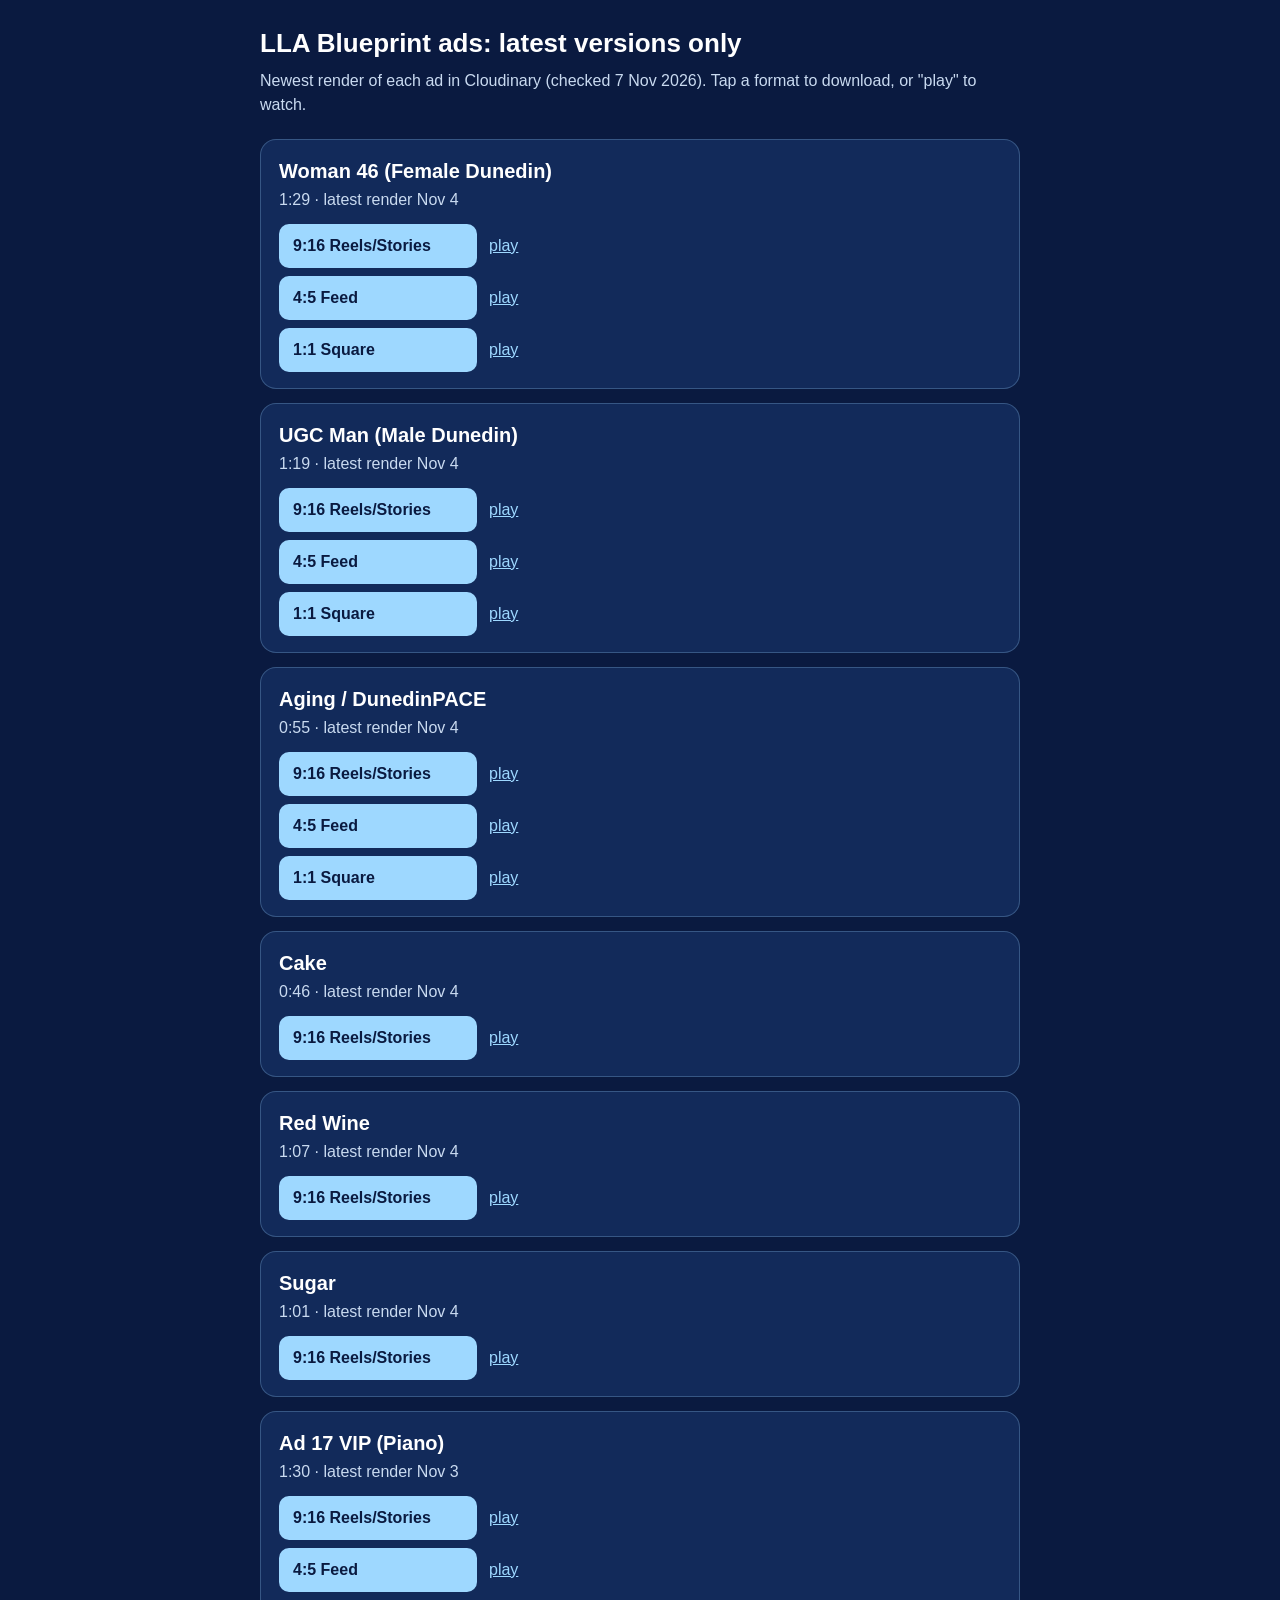
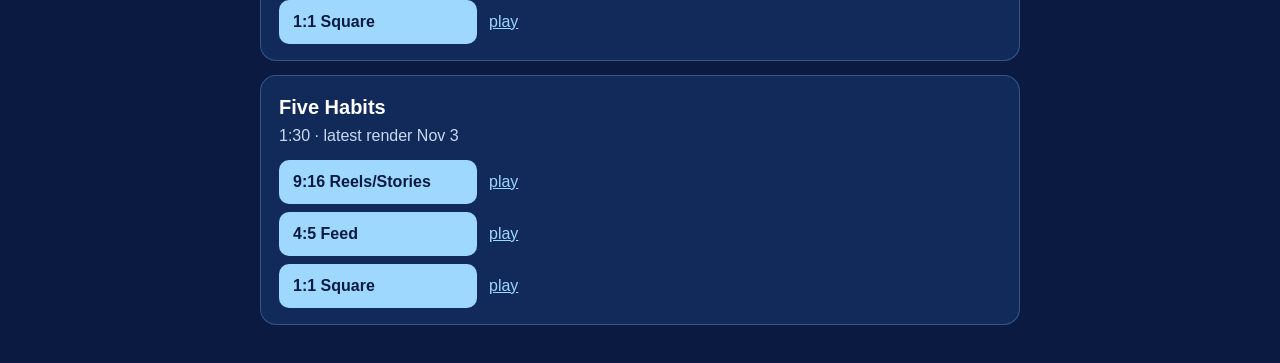
<file: ads-latest/index.html>
<!doctype html><html lang="en"><head><meta charset="utf-8"><meta name="viewport" content="width=device-width,initial-scale=1"><meta name="robots" content="noindex">
<title>LLA ads: latest versions</title><style>
:root{--bg:#0A1A40;--card:#122A5A;--ink:#fff;--soft:#C9DAF0;--acc:#9ED8FF}body{margin:0;background:var(--bg);color:var(--ink);font:16px/1.5 -apple-system,Inter,Segoe UI,sans-serif;padding:24px 16px}
main{max-width:760px;margin:0 auto}h1{font-size:26px;margin:0 0 6px}p.top{color:var(--soft);margin:0 0 22px}section{background:var(--card);border:1px solid rgba(158,216,255,.25);border-radius:16px;padding:16px 18px;margin:0 0 14px}
h2{font-size:20px;margin:0}p.m{color:var(--soft);margin:2px 0 12px}.l{display:flex;flex-direction:column;gap:8px}.l span{display:flex;gap:12px;align-items:center}
a.dl{display:inline-block;background:var(--acc);color:#0A1A40;font-weight:700;text-decoration:none;padding:10px 14px;border-radius:10px;min-width:170px}a.pl{color:var(--acc)}
</style></head><body><main><h1>LLA Blueprint ads: latest versions only</h1><p class="top">Newest render of each ad in Cloudinary (checked 7 Nov 2026). Tap a format to download, or "play" to watch.</p>
<section><h2>Woman 46 (Female Dunedin)</h2><p class="m">1:29 &middot; latest render Nov 4</p><div class="l"><span><a class="dl" href="https://res.cloudinary.com/defupxnjn/video/upload/fl_attachment:Claude_W46_BlueprintNov_1m29_9x16_Reels-Stories/v1793790013/claude-final/Claude_W46_BlueprintNov_1m29_9x16_Reels-Stories.mp4">9:16 Reels/Stories</a> <a class="pl" href="https://res.cloudinary.com/defupxnjn/video/upload/v1793790013/claude-final/Claude_W46_BlueprintNov_1m29_9x16_Reels-Stories.mp4" target="_blank" rel="noopener">play</a></span><span><a class="dl" href="https://res.cloudinary.com/defupxnjn/video/upload/fl_attachment:Claude_W46_BlueprintNov_1m29_4x5_Feed/v1793790021/claude-final/Claude_W46_BlueprintNov_1m29_4x5_Feed.mp4">4:5 Feed</a> <a class="pl" href="https://res.cloudinary.com/defupxnjn/video/upload/v1793790021/claude-final/Claude_W46_BlueprintNov_1m29_4x5_Feed.mp4" target="_blank" rel="noopener">play</a></span><span><a class="dl" href="https://res.cloudinary.com/defupxnjn/video/upload/fl_attachment:Claude_W46_BlueprintNov_1m29_1x1_Feed-Square/v1793790029/claude-final/Claude_W46_BlueprintNov_1m29_1x1_Feed-Square.mp4">1:1 Square</a> <a class="pl" href="https://res.cloudinary.com/defupxnjn/video/upload/v1793790029/claude-final/Claude_W46_BlueprintNov_1m29_1x1_Feed-Square.mp4" target="_blank" rel="noopener">play</a></span></div></section>
<section><h2>UGC Man (Male Dunedin)</h2><p class="m">1:19 &middot; latest render Nov 4</p><div class="l"><span><a class="dl" href="https://res.cloudinary.com/defupxnjn/video/upload/fl_attachment:Claude_UGCMan_BlueprintNov_1m19_9x16_Reels-Stories/v1793790032/claude-final/Claude_UGCMan_BlueprintNov_1m19_9x16_Reels-Stories.mp4">9:16 Reels/Stories</a> <a class="pl" href="https://res.cloudinary.com/defupxnjn/video/upload/v1793790032/claude-final/Claude_UGCMan_BlueprintNov_1m19_9x16_Reels-Stories.mp4" target="_blank" rel="noopener">play</a></span><span><a class="dl" href="https://res.cloudinary.com/defupxnjn/video/upload/fl_attachment:Claude_UGCMan_BlueprintNov_1m19_4x5_Feed/v1793790045/claude-final/Claude_UGCMan_BlueprintNov_1m19_4x5_Feed.mp4">4:5 Feed</a> <a class="pl" href="https://res.cloudinary.com/defupxnjn/video/upload/v1793790045/claude-final/Claude_UGCMan_BlueprintNov_1m19_4x5_Feed.mp4" target="_blank" rel="noopener">play</a></span><span><a class="dl" href="https://res.cloudinary.com/defupxnjn/video/upload/fl_attachment:Claude_UGCMan_BlueprintNov_1m19_1x1_Feed-Square/v1793790071/claude-final/Claude_UGCMan_BlueprintNov_1m19_1x1_Feed-Square.mp4">1:1 Square</a> <a class="pl" href="https://res.cloudinary.com/defupxnjn/video/upload/v1793790071/claude-final/Claude_UGCMan_BlueprintNov_1m19_1x1_Feed-Square.mp4" target="_blank" rel="noopener">play</a></span></div></section>
<section><h2>Aging / DunedinPACE</h2><p class="m">0:55 &middot; latest render Nov 4</p><div class="l"><span><a class="dl" href="https://res.cloudinary.com/defupxnjn/video/upload/fl_attachment:Claude_RiversideAging_BlueprintNov_0m55_9x16_Reels-Stories/v1793790075/claude-final/Claude_RiversideAging_BlueprintNov_0m55_9x16_Reels-Stories.mp4">9:16 Reels/Stories</a> <a class="pl" href="https://res.cloudinary.com/defupxnjn/video/upload/v1793790075/claude-final/Claude_RiversideAging_BlueprintNov_0m55_9x16_Reels-Stories.mp4" target="_blank" rel="noopener">play</a></span><span><a class="dl" href="https://res.cloudinary.com/defupxnjn/video/upload/fl_attachment:Claude_RiversideAging_BlueprintNov_0m55_4x5_Feed/v1793790081/claude-final/Claude_RiversideAging_BlueprintNov_0m55_4x5_Feed.mp4">4:5 Feed</a> <a class="pl" href="https://res.cloudinary.com/defupxnjn/video/upload/v1793790081/claude-final/Claude_RiversideAging_BlueprintNov_0m55_4x5_Feed.mp4" target="_blank" rel="noopener">play</a></span><span><a class="dl" href="https://res.cloudinary.com/defupxnjn/video/upload/fl_attachment:Claude_RiversideAging_BlueprintNov_0m55_1x1_Feed-Square/v1793790085/claude-final/Claude_RiversideAging_BlueprintNov_0m55_1x1_Feed-Square.mp4">1:1 Square</a> <a class="pl" href="https://res.cloudinary.com/defupxnjn/video/upload/v1793790085/claude-final/Claude_RiversideAging_BlueprintNov_0m55_1x1_Feed-Square.mp4" target="_blank" rel="noopener">play</a></span></div></section>
<section><h2>Cake</h2><p class="m">0:46 &middot; latest render Nov 4</p><div class="l"><span><a class="dl" href="https://res.cloudinary.com/defupxnjn/video/upload/fl_attachment:Claude_RiversideCake_BlueprintNov_0m46_9x16_Reels-Stories/v1793793293/claude-final/Claude_RiversideCake_BlueprintNov_0m46_9x16_Reels-Stories.mp4">9:16 Reels/Stories</a> <a class="pl" href="https://res.cloudinary.com/defupxnjn/video/upload/v1793793293/claude-final/Claude_RiversideCake_BlueprintNov_0m46_9x16_Reels-Stories.mp4" target="_blank" rel="noopener">play</a></span></div></section>
<section><h2>Red Wine</h2><p class="m">1:07 &middot; latest render Nov 4</p><div class="l"><span><a class="dl" href="https://res.cloudinary.com/defupxnjn/video/upload/fl_attachment:Claude_RiversideRedWine_BlueprintNov_1m07_9x16_Reels-Stories/v1793793295/claude-final/Claude_RiversideRedWine_BlueprintNov_1m07_9x16_Reels-Stories.mp4">9:16 Reels/Stories</a> <a class="pl" href="https://res.cloudinary.com/defupxnjn/video/upload/v1793793295/claude-final/Claude_RiversideRedWine_BlueprintNov_1m07_9x16_Reels-Stories.mp4" target="_blank" rel="noopener">play</a></span></div></section>
<section><h2>Sugar</h2><p class="m">1:01 &middot; latest render Nov 4</p><div class="l"><span><a class="dl" href="https://res.cloudinary.com/defupxnjn/video/upload/fl_attachment:Claude_RiversideSugar_BlueprintNov_1m01_9x16_Reels-Stories/v1793793299/claude-final/Claude_RiversideSugar_BlueprintNov_1m01_9x16_Reels-Stories.mp4">9:16 Reels/Stories</a> <a class="pl" href="https://res.cloudinary.com/defupxnjn/video/upload/v1793793299/claude-final/Claude_RiversideSugar_BlueprintNov_1m01_9x16_Reels-Stories.mp4" target="_blank" rel="noopener">play</a></span></div></section>
<section><h2>Ad 17 VIP (Piano)</h2><p class="m">1:30 &middot; latest render Nov 3</p><div class="l"><span><a class="dl" href="https://res.cloudinary.com/defupxnjn/video/upload/fl_attachment:Claude_Ad17_BlueprintNov_1m30_Piano_9x16_Reels-Stories/v1793724018/claude-versions/Claude_Ad17_BlueprintNov_1m30_Piano_9x16_Reels-Stories.mp4">9:16 Reels/Stories</a> <a class="pl" href="https://res.cloudinary.com/defupxnjn/video/upload/v1793724018/claude-versions/Claude_Ad17_BlueprintNov_1m30_Piano_9x16_Reels-Stories.mp4" target="_blank" rel="noopener">play</a></span><span><a class="dl" href="https://res.cloudinary.com/defupxnjn/video/upload/fl_attachment:Claude_Ad17_BlueprintNov_1m30_Piano_4x5_Feed/v1793724033/claude-versions/Claude_Ad17_BlueprintNov_1m30_Piano_4x5_Feed.mp4">4:5 Feed</a> <a class="pl" href="https://res.cloudinary.com/defupxnjn/video/upload/v1793724033/claude-versions/Claude_Ad17_BlueprintNov_1m30_Piano_4x5_Feed.mp4" target="_blank" rel="noopener">play</a></span><span><a class="dl" href="https://res.cloudinary.com/defupxnjn/video/upload/fl_attachment:Claude_Ad17_BlueprintNov_1m30_Piano_1x1_Feed-Square/v1793724051/claude-versions/Claude_Ad17_BlueprintNov_1m30_Piano_1x1_Feed-Square.mp4">1:1 Square</a> <a class="pl" href="https://res.cloudinary.com/defupxnjn/video/upload/v1793724051/claude-versions/Claude_Ad17_BlueprintNov_1m30_Piano_1x1_Feed-Square.mp4" target="_blank" rel="noopener">play</a></span></div></section>
<section><h2>Five Habits</h2><p class="m">1:30 &middot; latest render Nov 3</p><div class="l"><span><a class="dl" href="https://res.cloudinary.com/defupxnjn/video/upload/fl_attachment:Claude_FiveHabits_BlueprintNov_1m30_9x16_Reels-Stories/v1793696684/claude-versions/Claude_FiveHabits_BlueprintNov_1m30_9x16_Reels-Stories.mp4">9:16 Reels/Stories</a> <a class="pl" href="https://res.cloudinary.com/defupxnjn/video/upload/v1793696684/claude-versions/Claude_FiveHabits_BlueprintNov_1m30_9x16_Reels-Stories.mp4" target="_blank" rel="noopener">play</a></span><span><a class="dl" href="https://res.cloudinary.com/defupxnjn/video/upload/fl_attachment:Claude_FiveHabits_BlueprintNov_1m30_4x5_Feed/v1793696687/claude-versions/Claude_FiveHabits_BlueprintNov_1m30_4x5_Feed.mp4">4:5 Feed</a> <a class="pl" href="https://res.cloudinary.com/defupxnjn/video/upload/v1793696687/claude-versions/Claude_FiveHabits_BlueprintNov_1m30_4x5_Feed.mp4" target="_blank" rel="noopener">play</a></span><span><a class="dl" href="https://res.cloudinary.com/defupxnjn/video/upload/fl_attachment:Claude_FiveHabits_BlueprintNov_1m30_1x1_Feed-Square/v1793696689/claude-versions/Claude_FiveHabits_BlueprintNov_1m30_1x1_Feed-Square.mp4">1:1 Square</a> <a class="pl" href="https://res.cloudinary.com/defupxnjn/video/upload/v1793696689/claude-versions/Claude_FiveHabits_BlueprintNov_1m30_1x1_Feed-Square.mp4" target="_blank" rel="noopener">play</a></span></div></section></main></body></html>
</file>
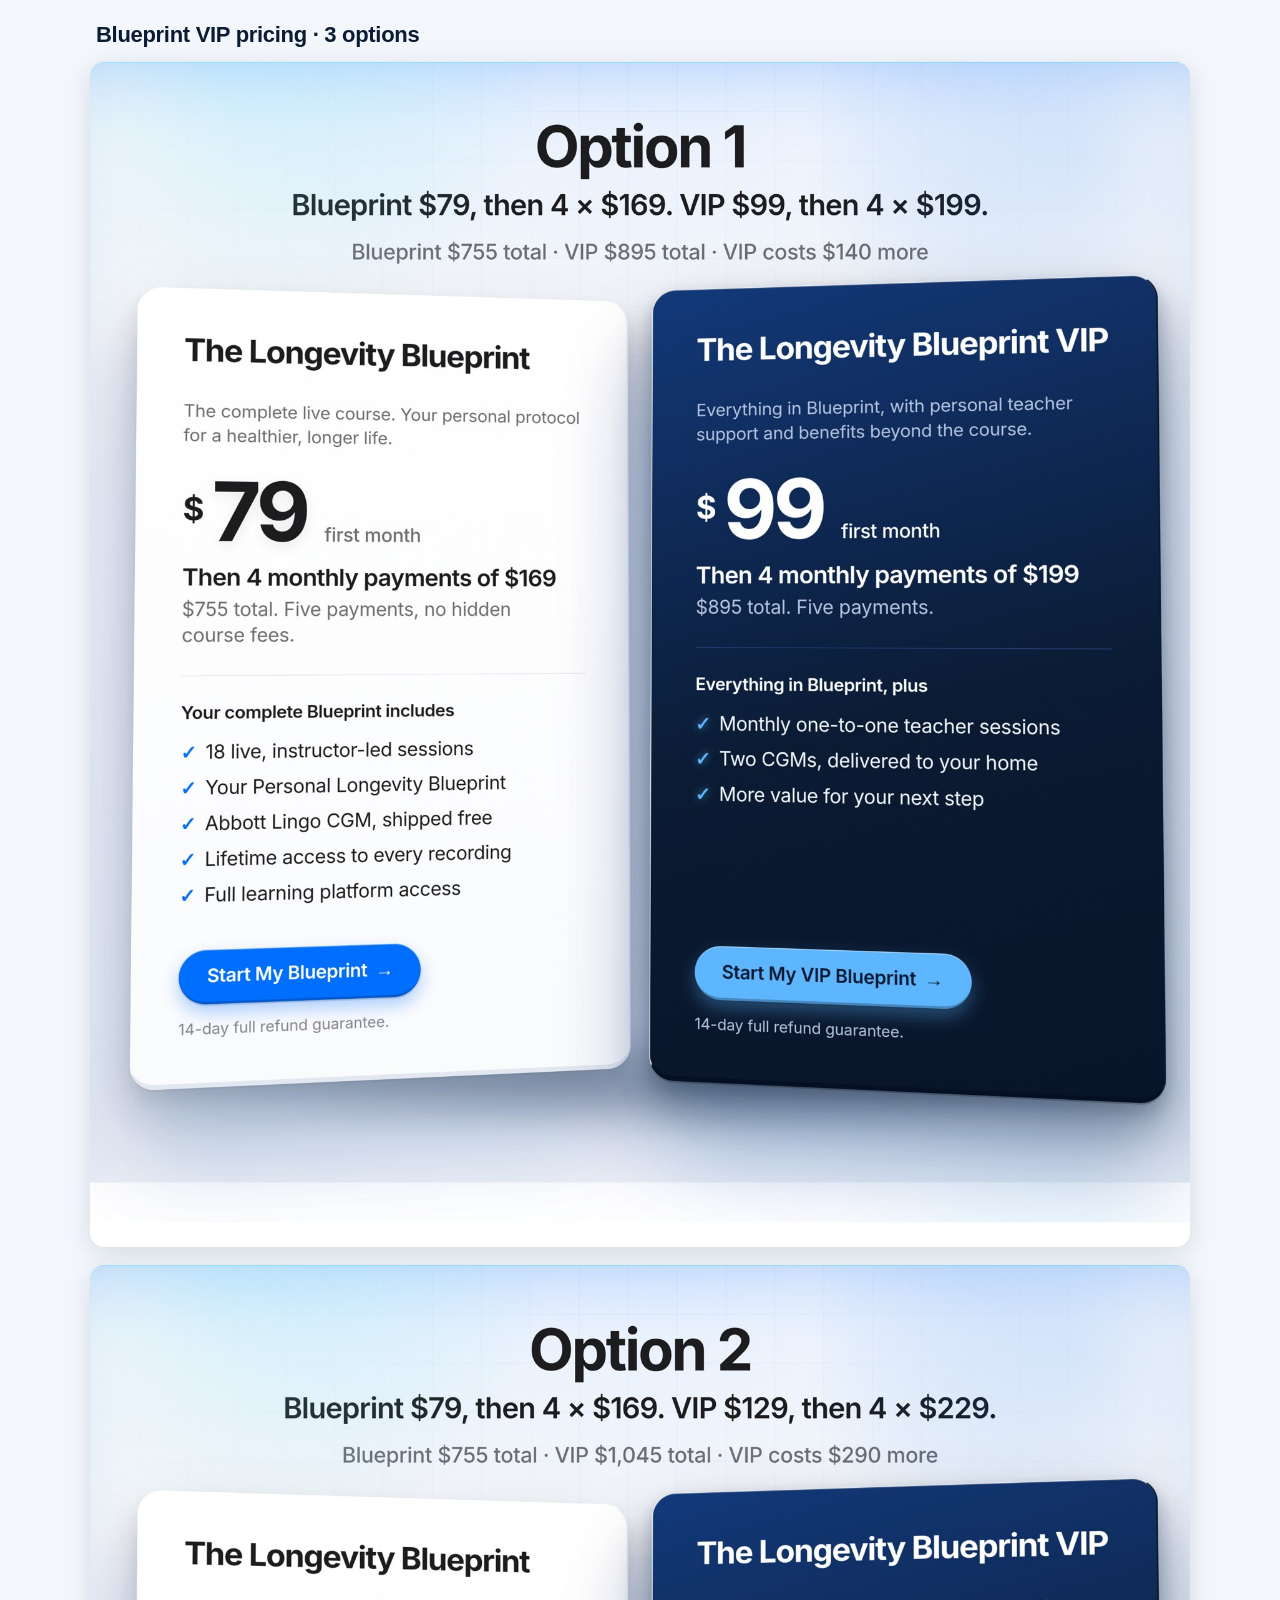
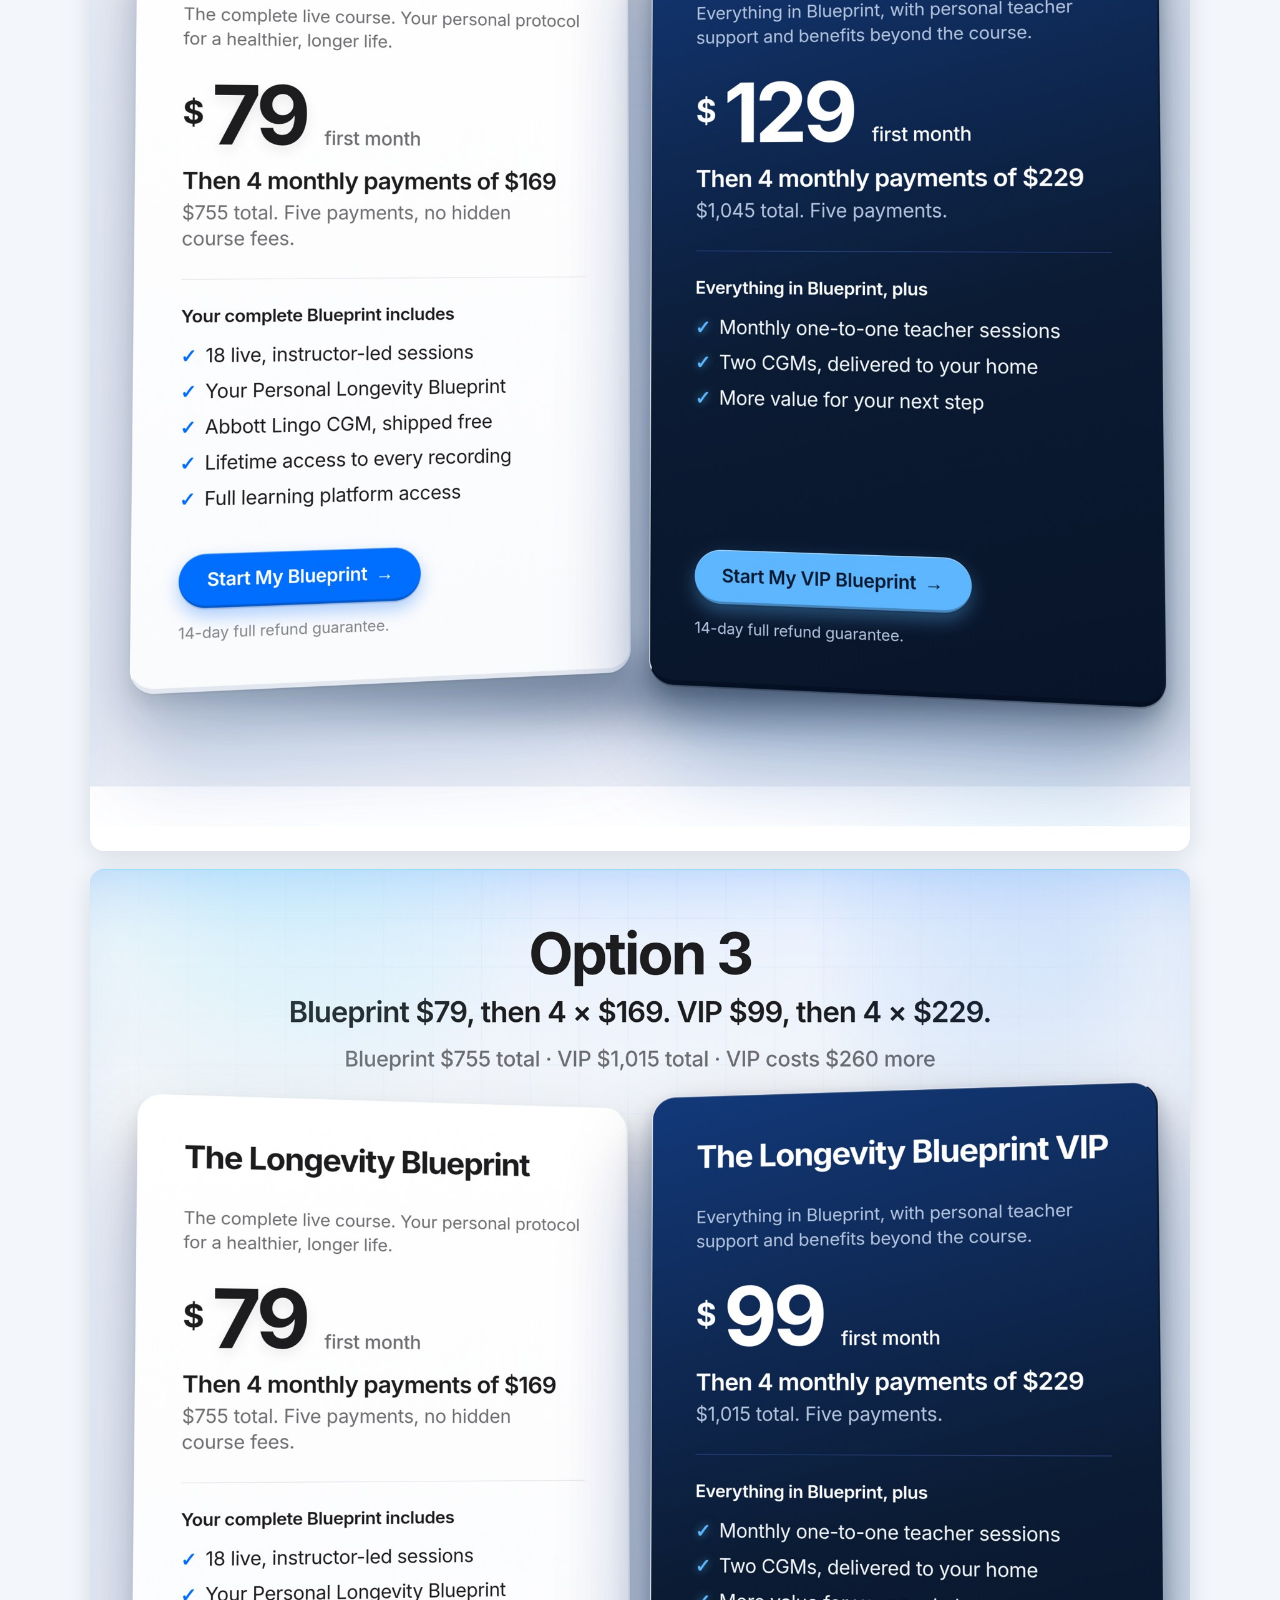
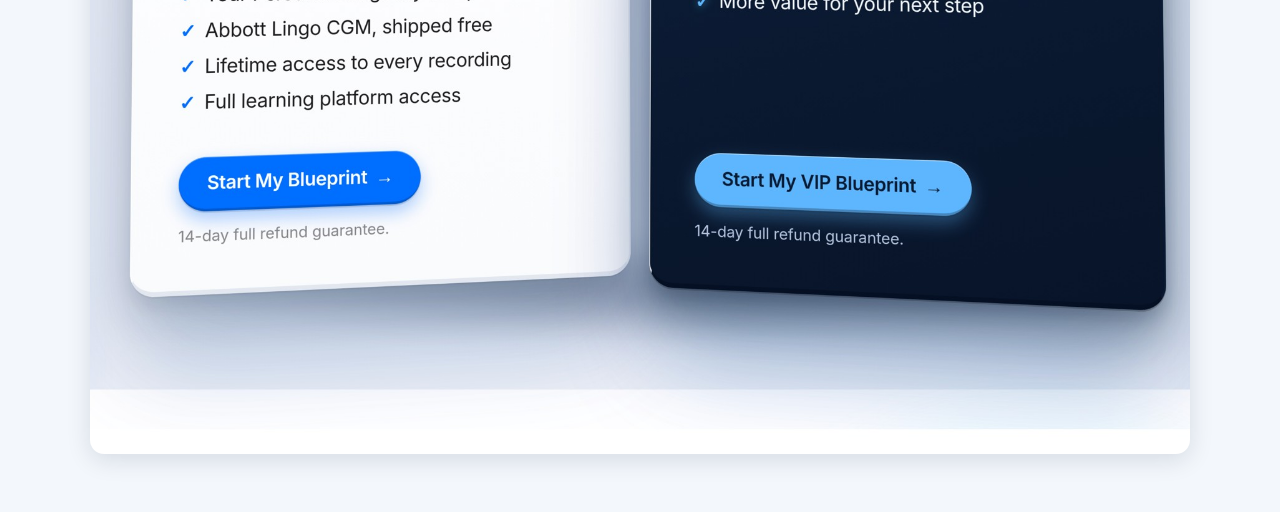
<file: compare/index.html>
<!doctype html><html lang="en"><head><meta charset="utf-8"><meta name="viewport" content="width=device-width,initial-scale=1"><meta name="robots" content="noindex"><title>Blueprint VIP pricing · 3 options</title>
<style>body{margin:0;background:#F3F7FC;font-family:-apple-system,Inter,sans-serif;color:#0B1B33}.w{max-width:1100px;margin:0 auto;padding:16px 10px 40px}h1{font-size:22px;margin:6px 6px 14px;letter-spacing:-.3px}img{width:100%;display:block;border-radius:14px;box-shadow:0 6px 24px rgba(11,27,51,.12);margin-bottom:18px;background:#fff}</style></head>
<body><div class="w"><h1>Blueprint VIP pricing · 3 options</h1>
<img src="option-1.jpg?v=18" alt="Option 1: VIP $99, then 4 × $199"><img src="option-2.jpg?v=18" alt="Option 2: VIP $129, then 4 × $229"><img src="option-3.jpg?v=18" alt="Option 3: VIP $99, then 4 × $229"></div></body></html>
</file>
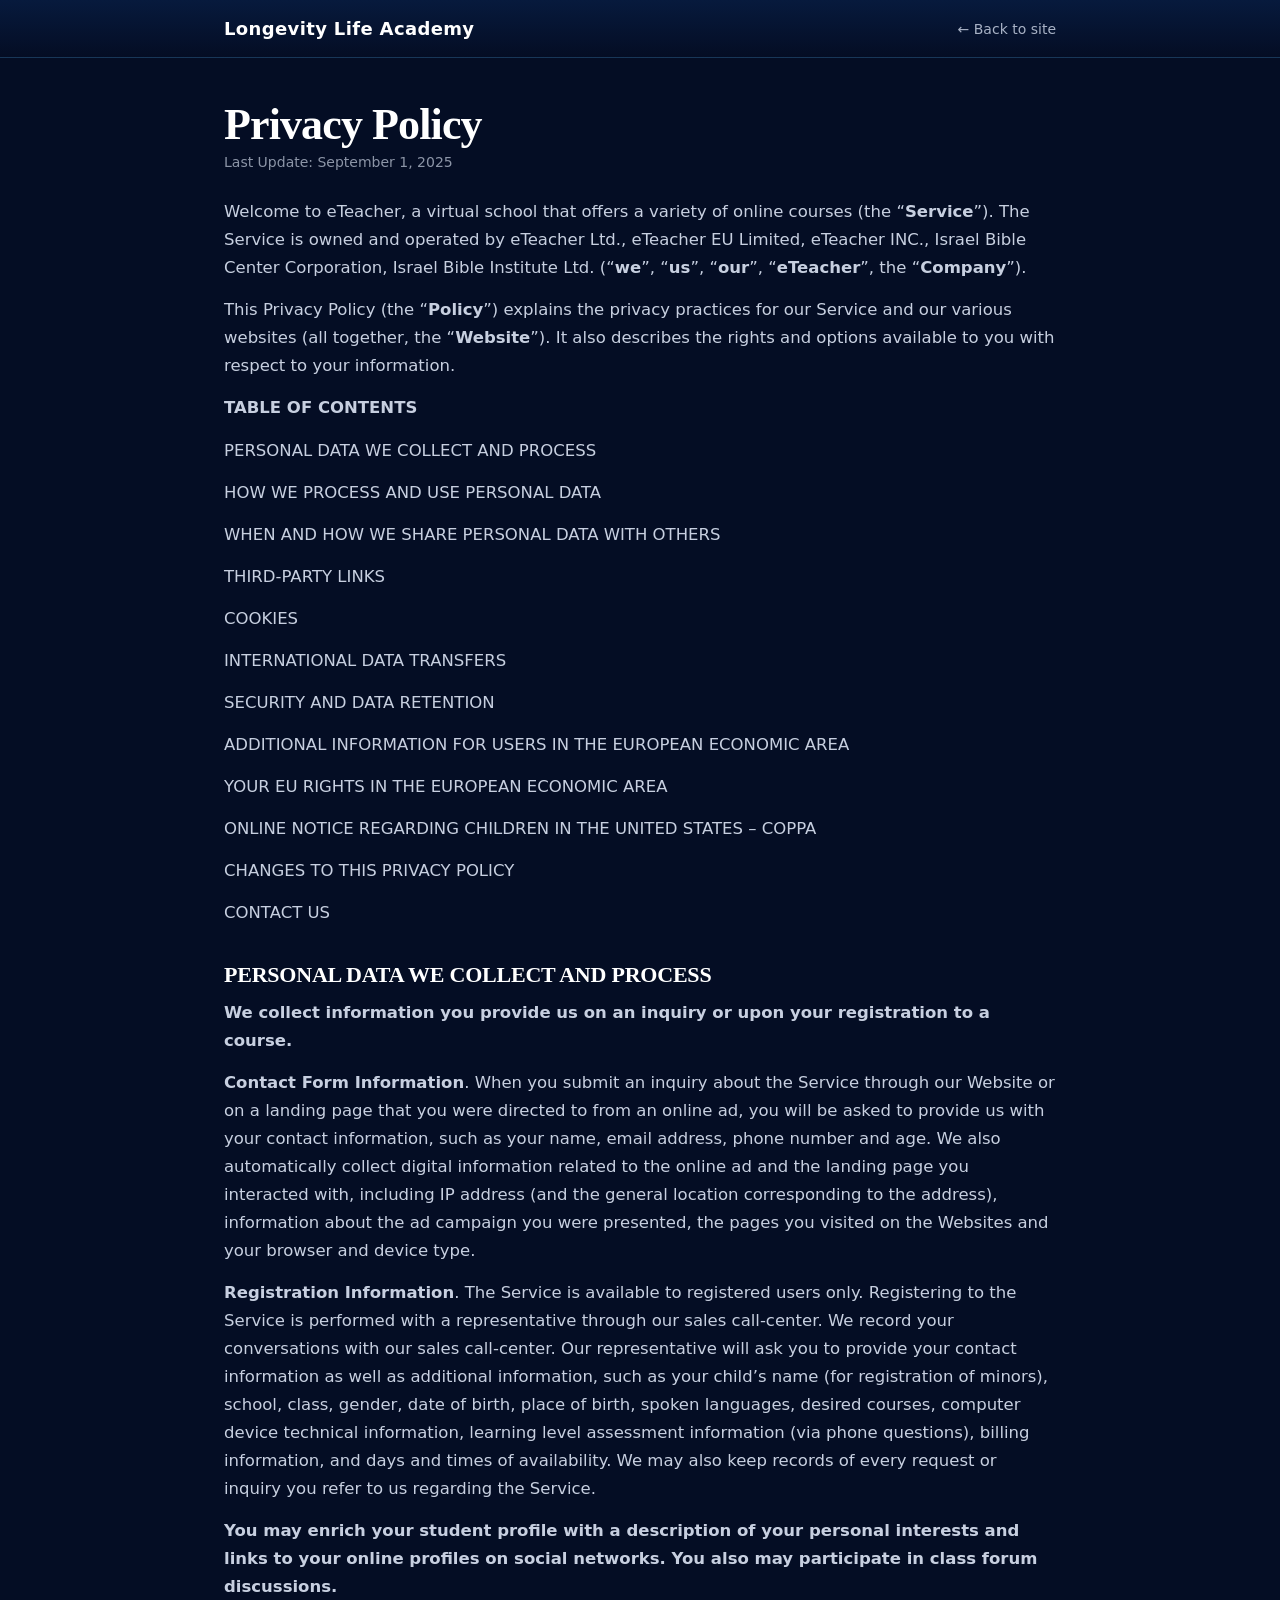
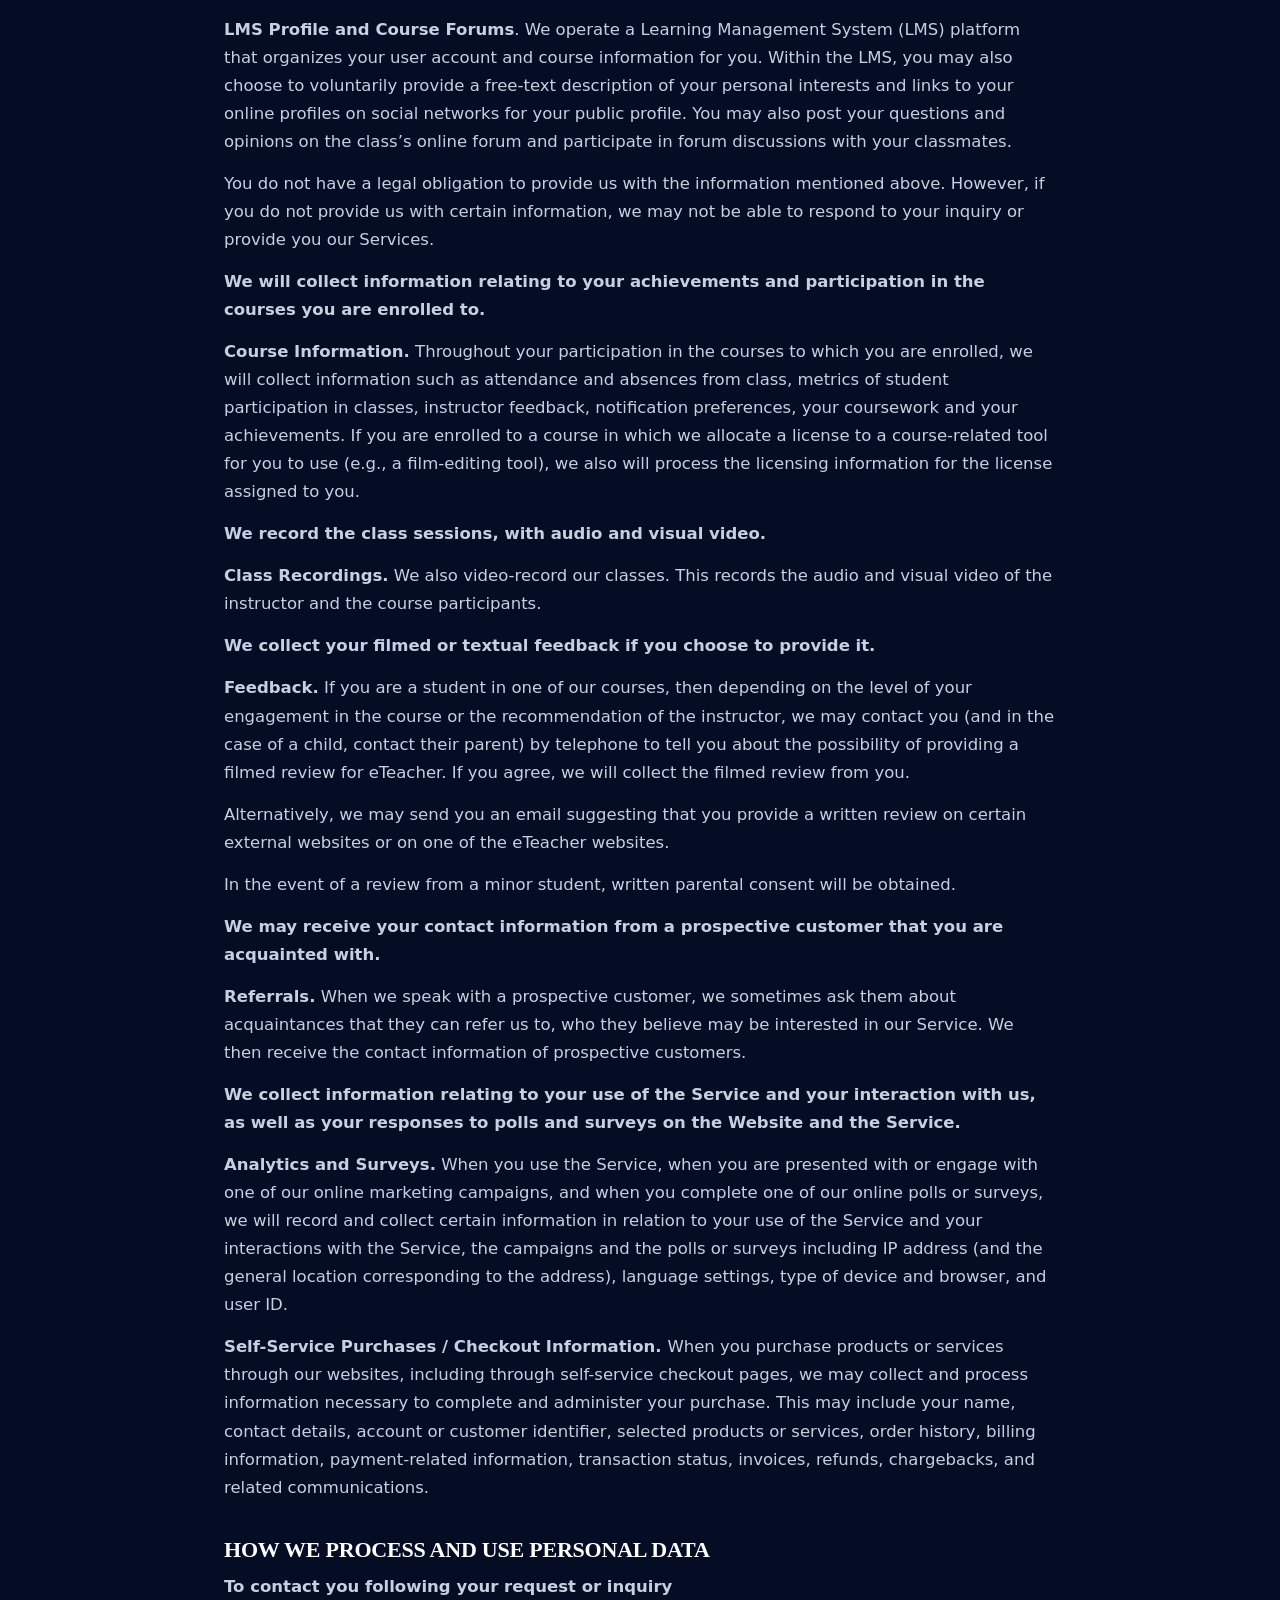
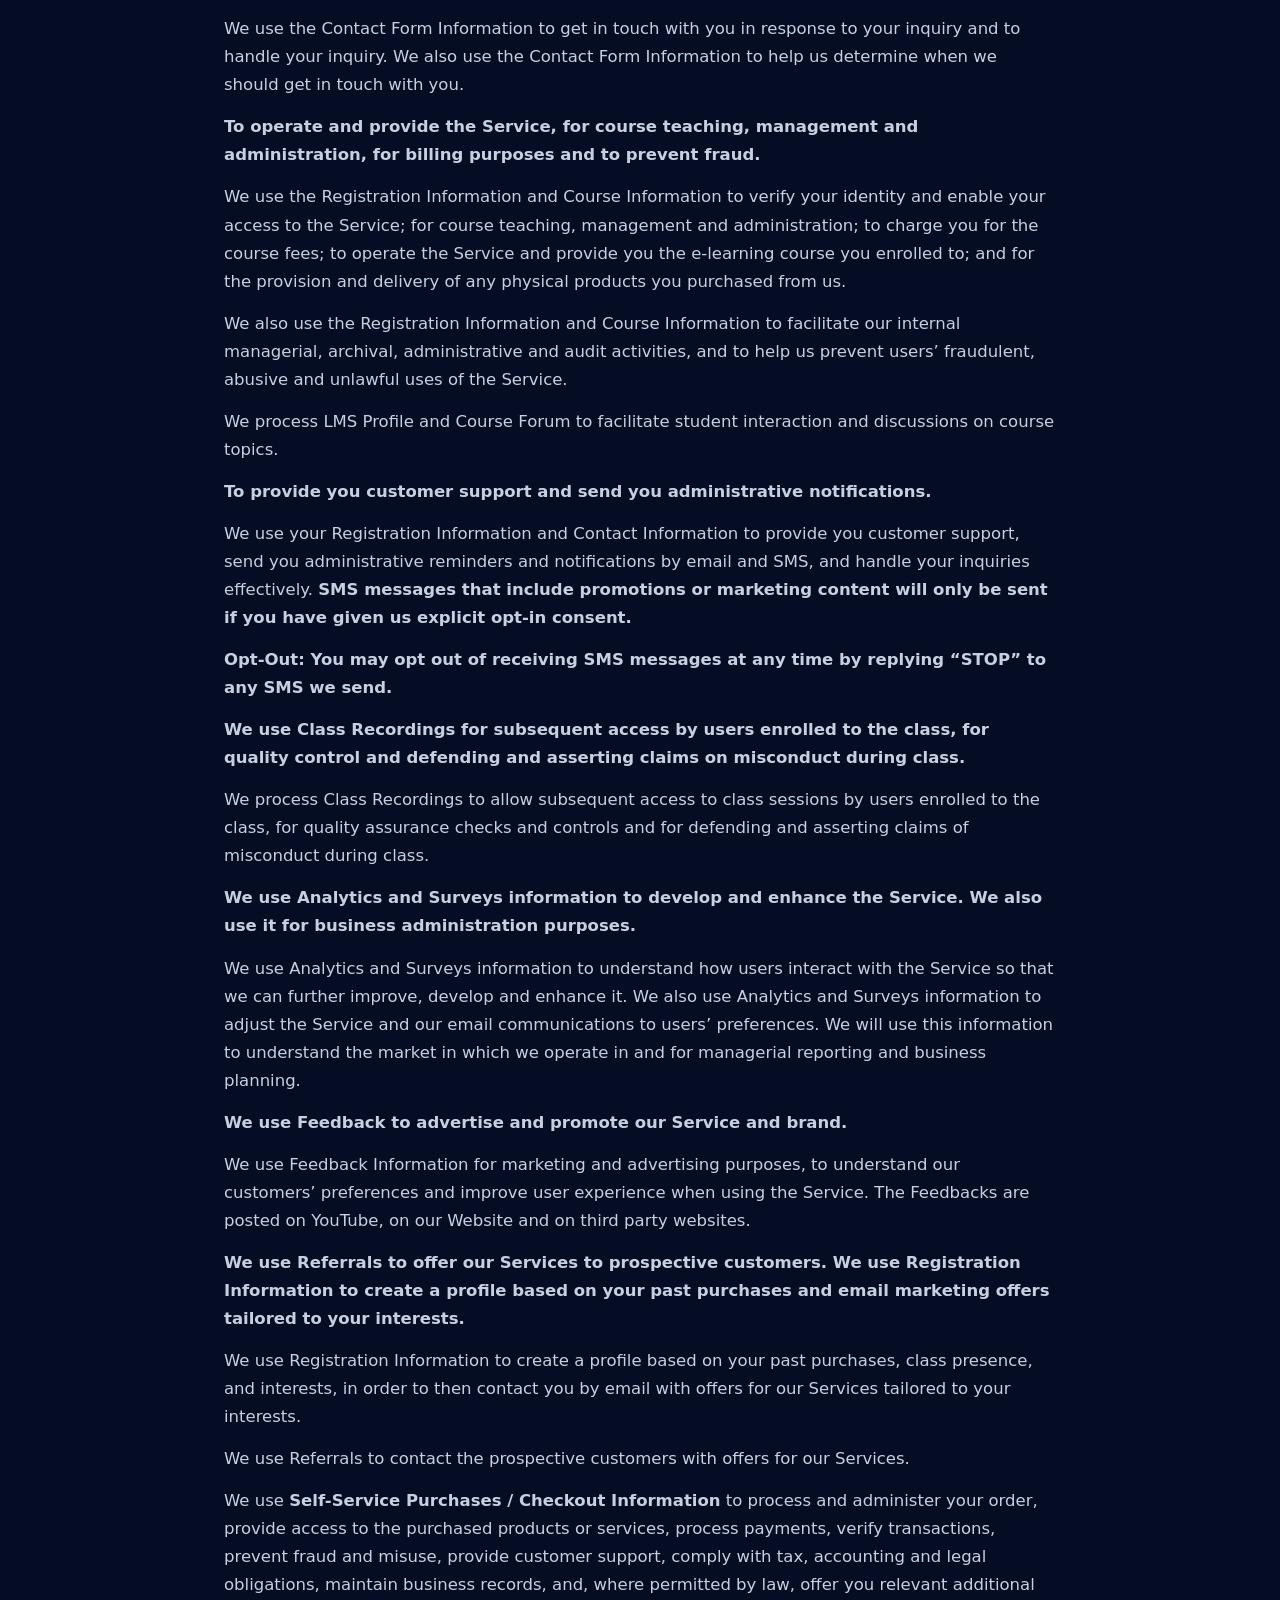
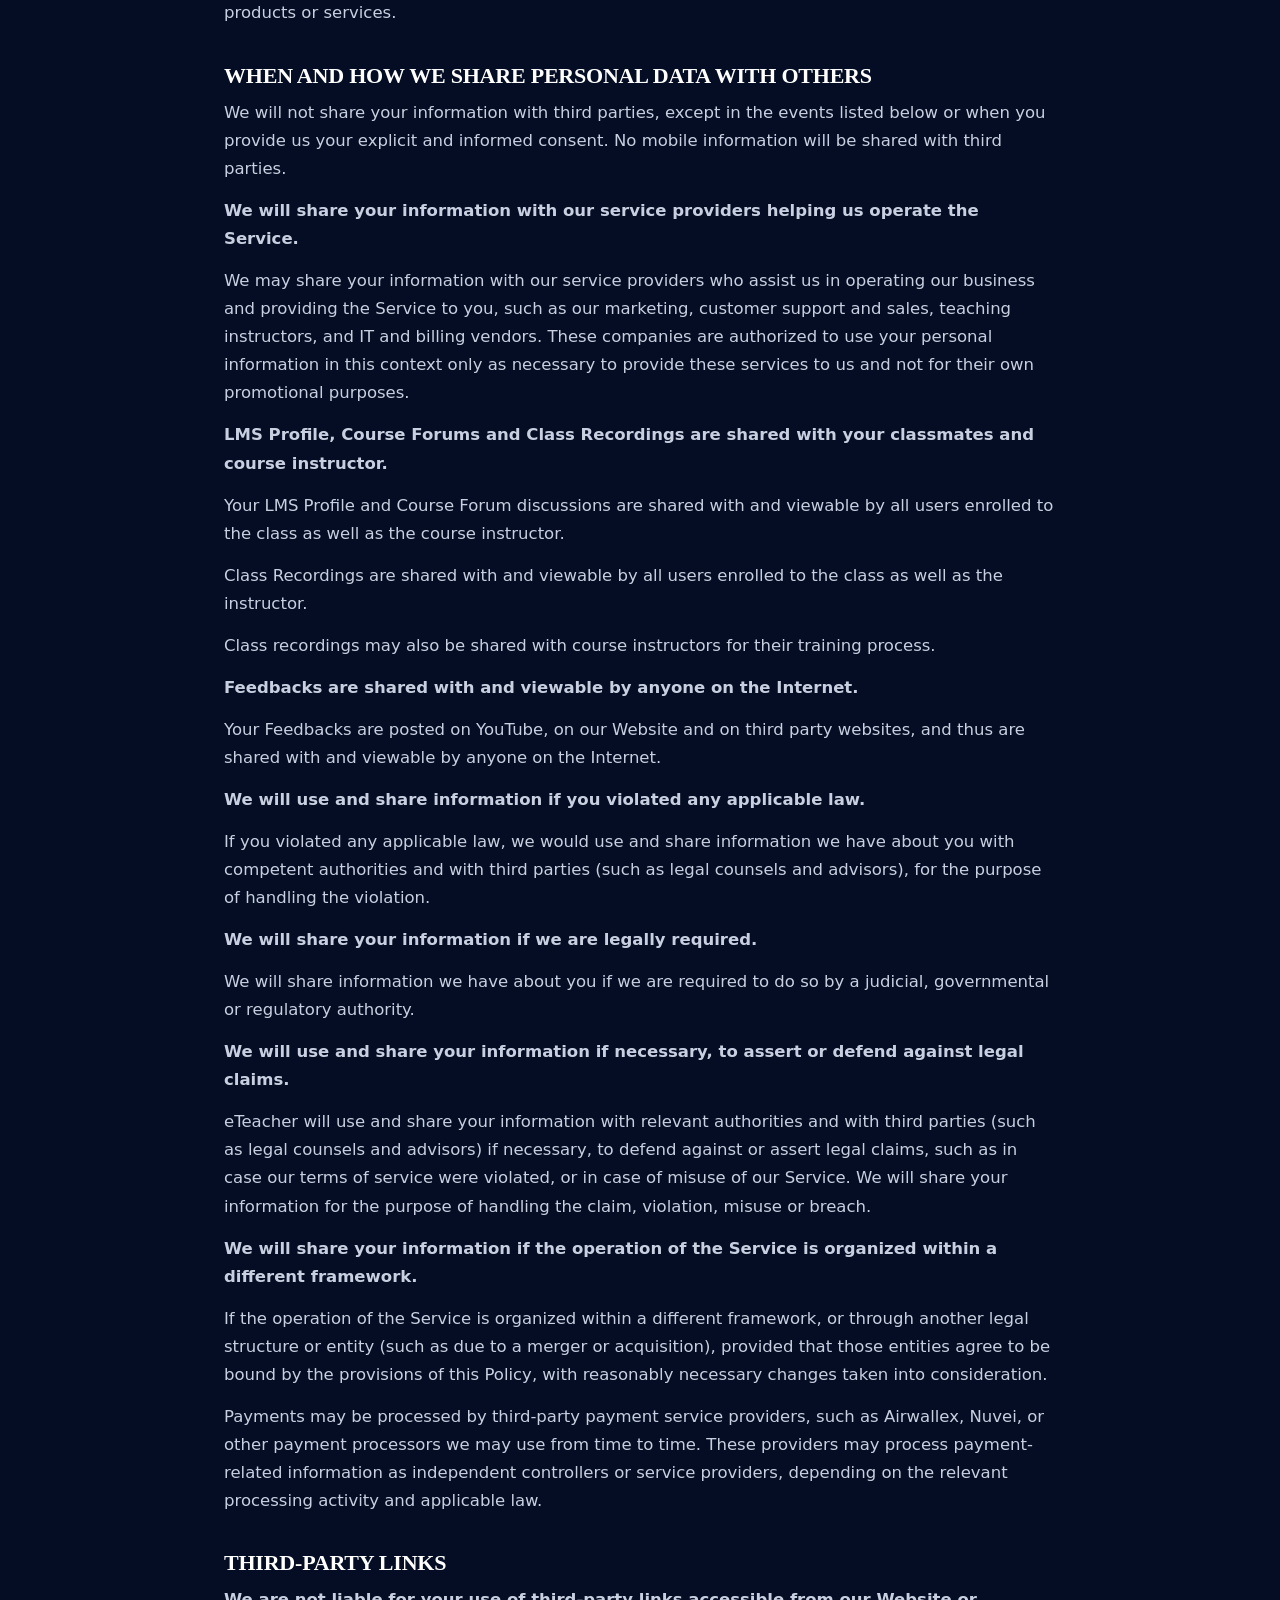
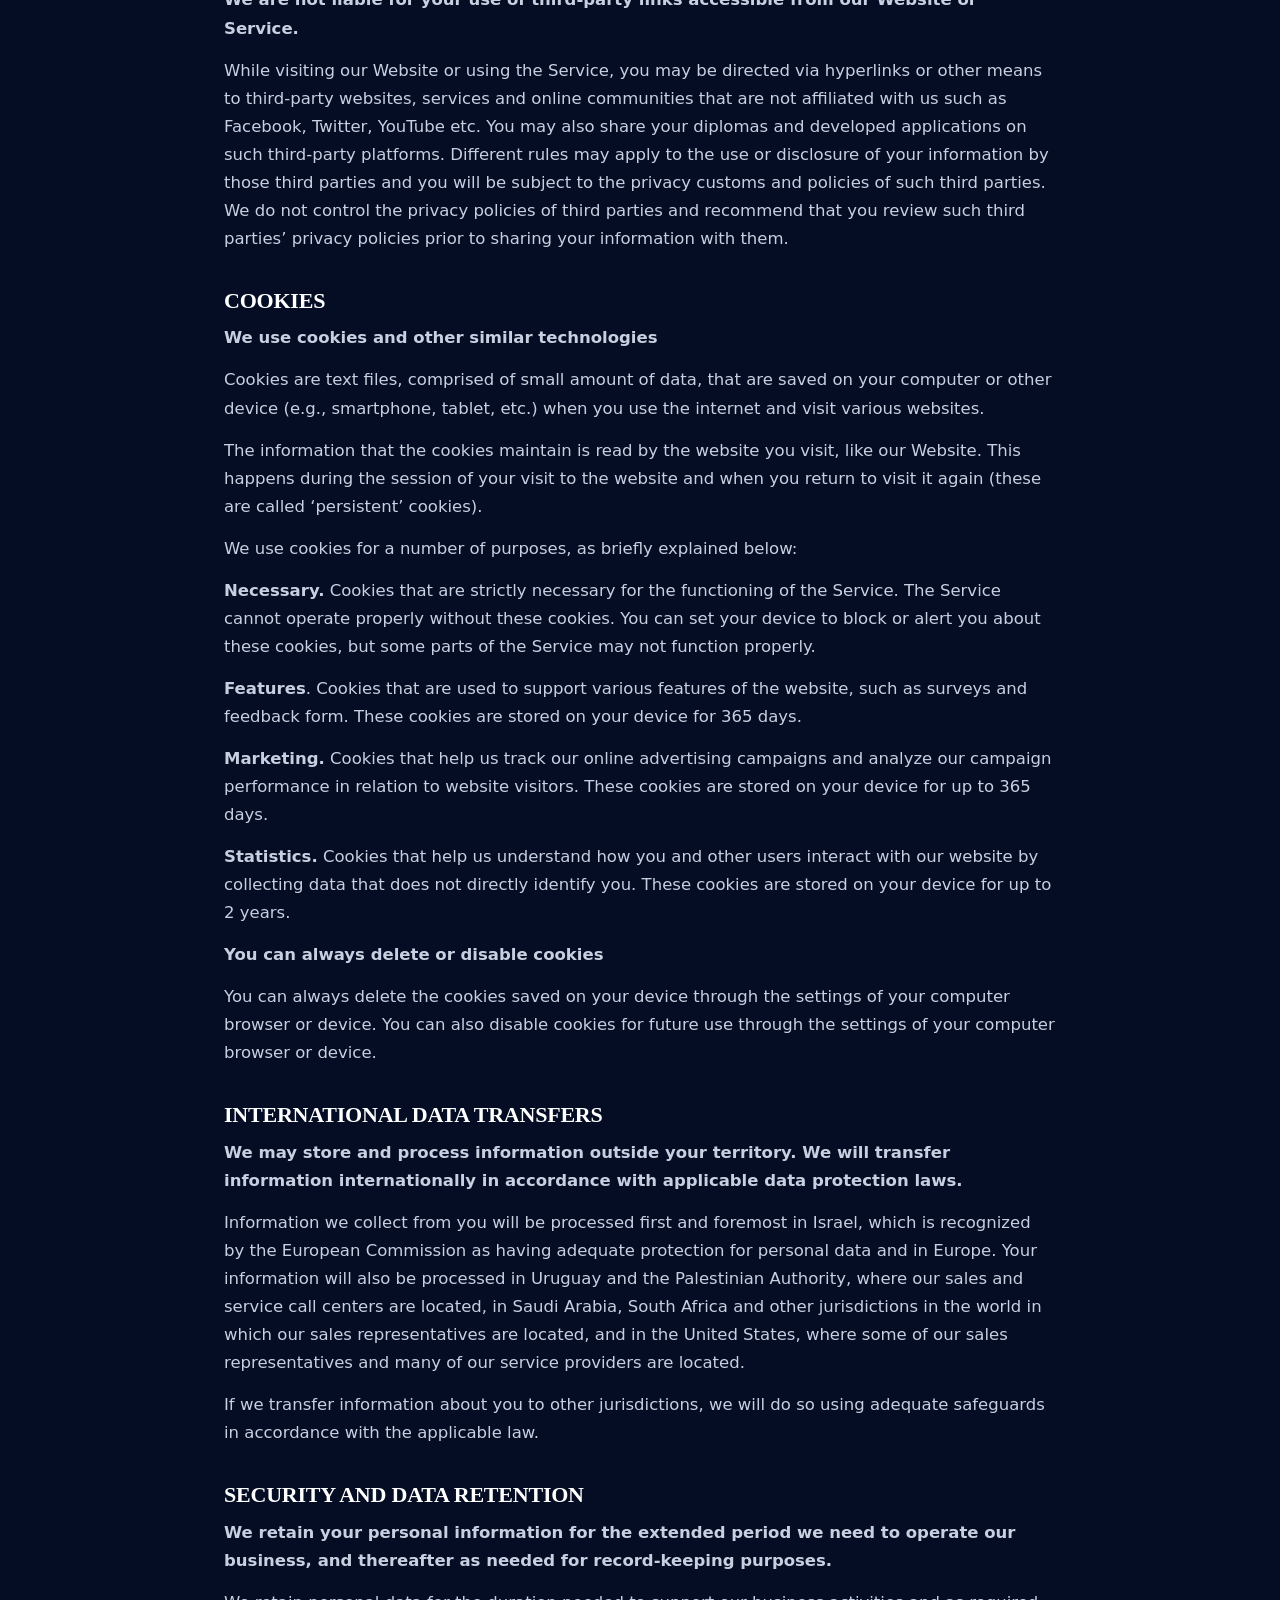
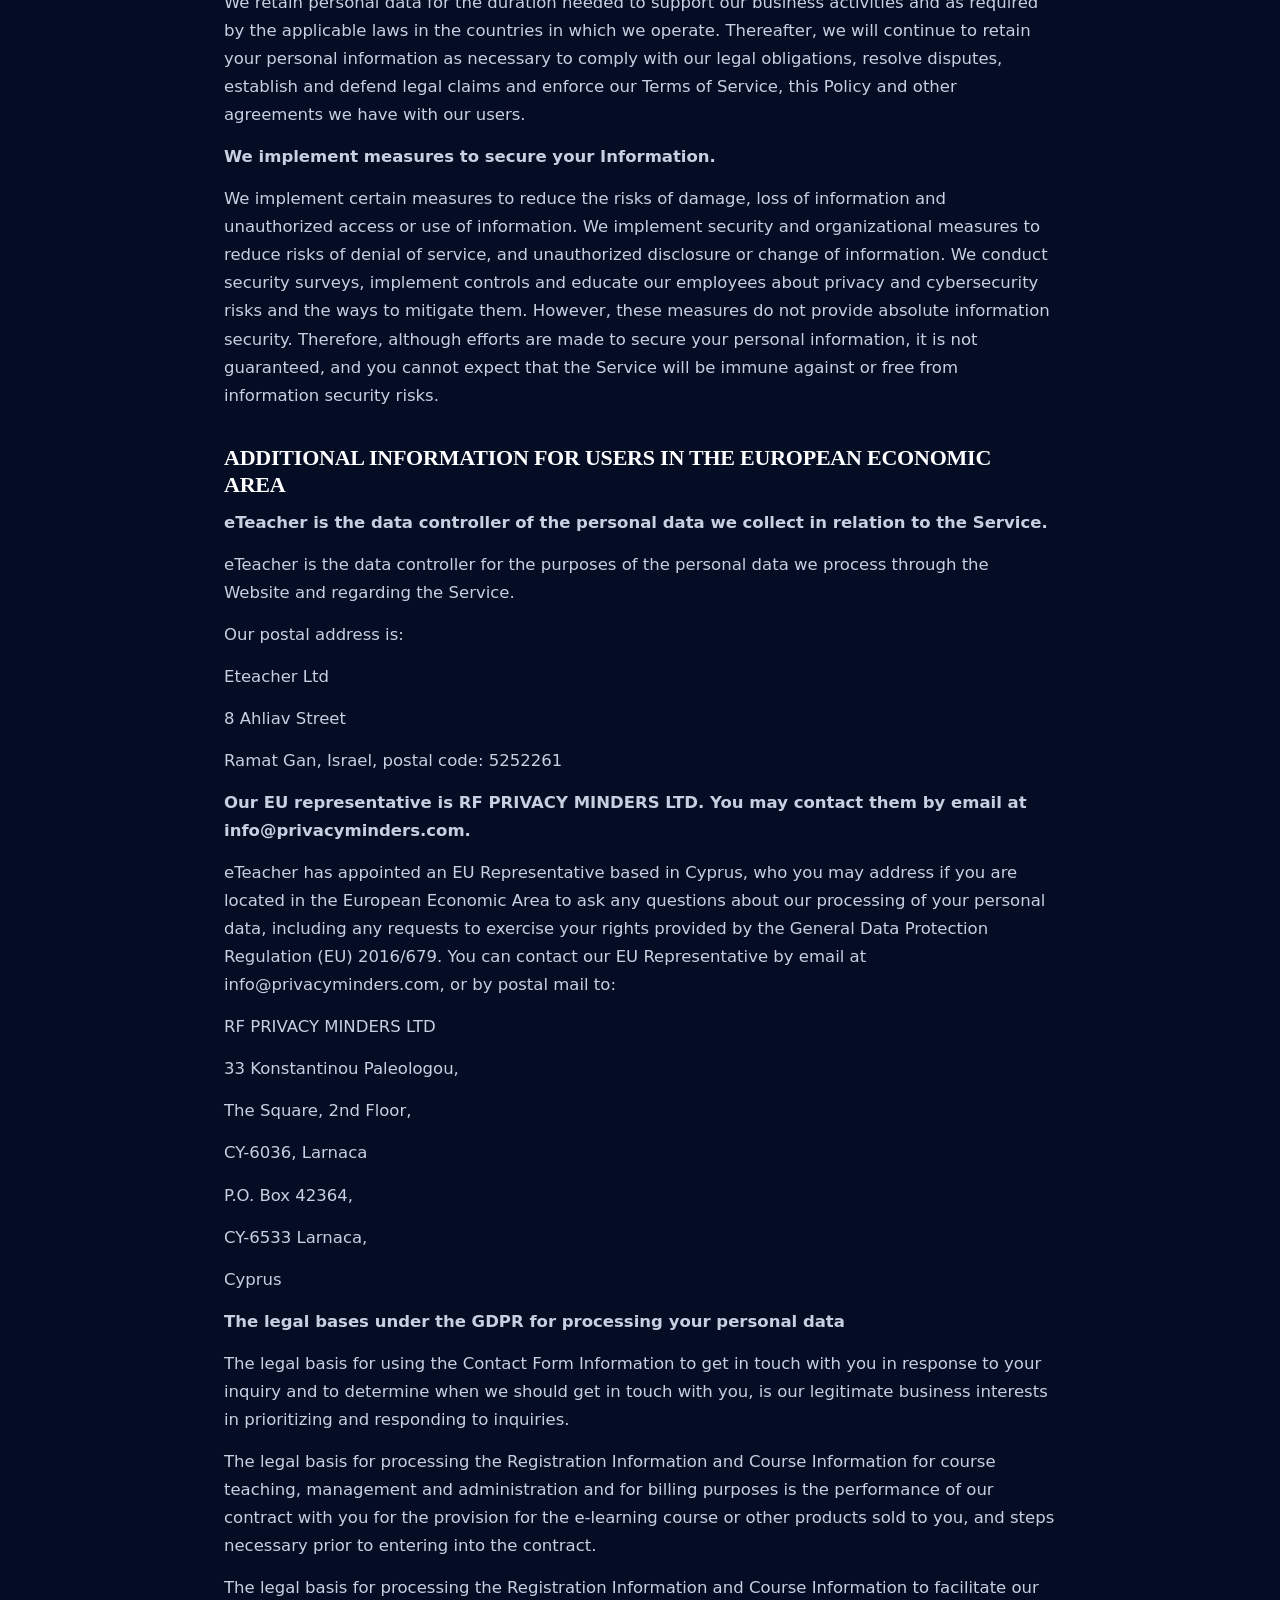
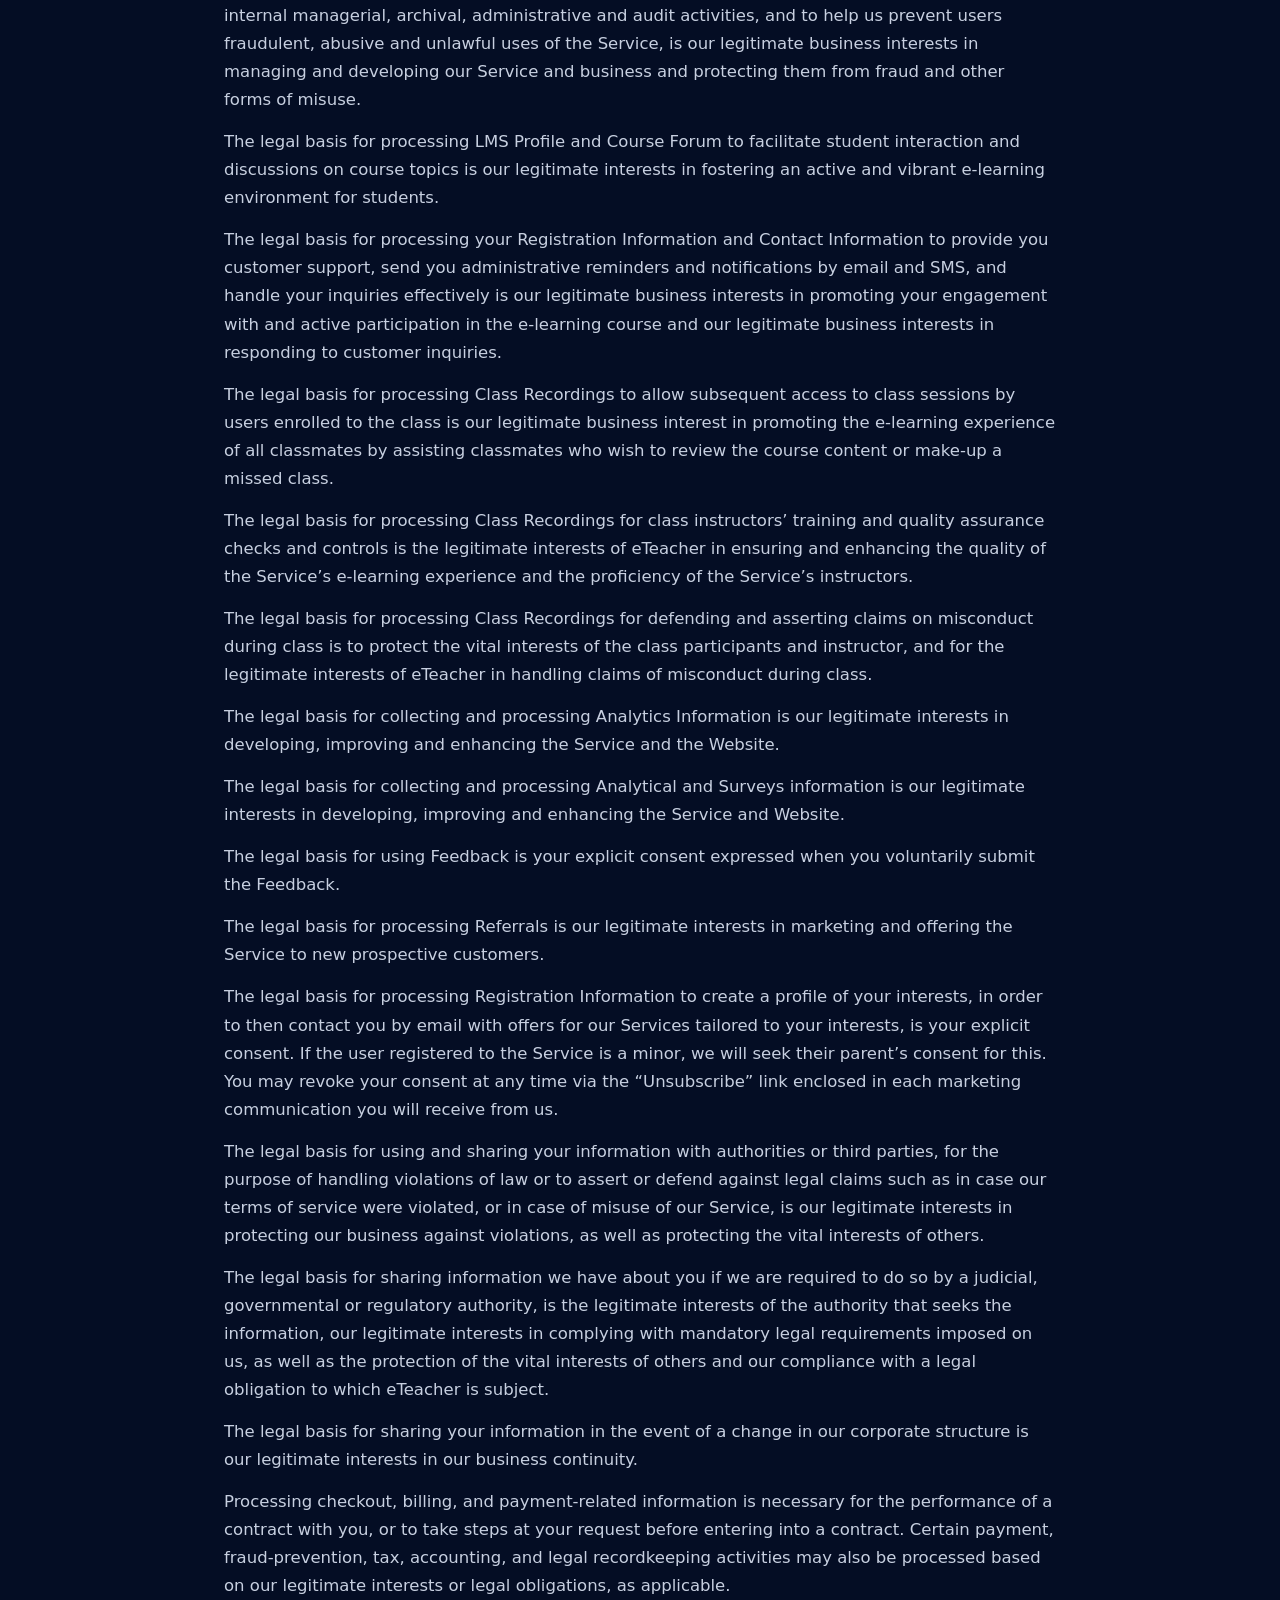
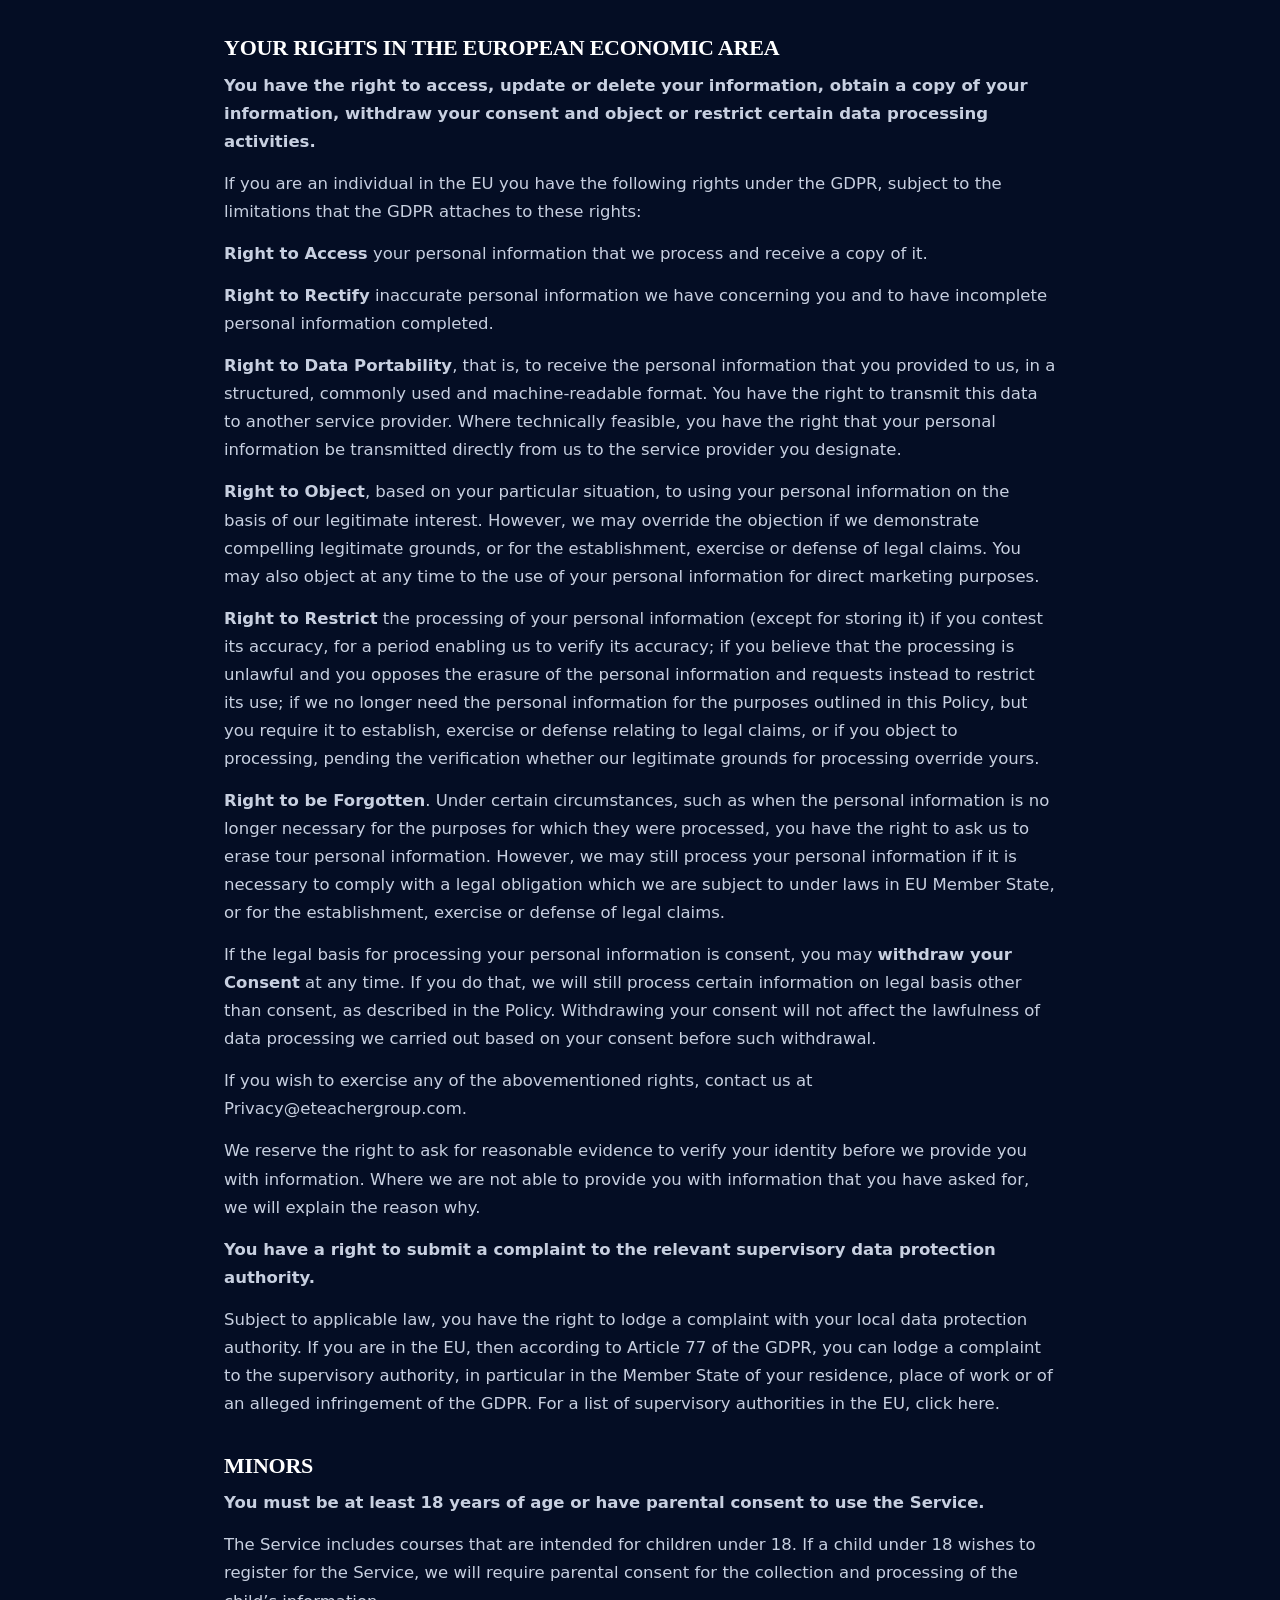
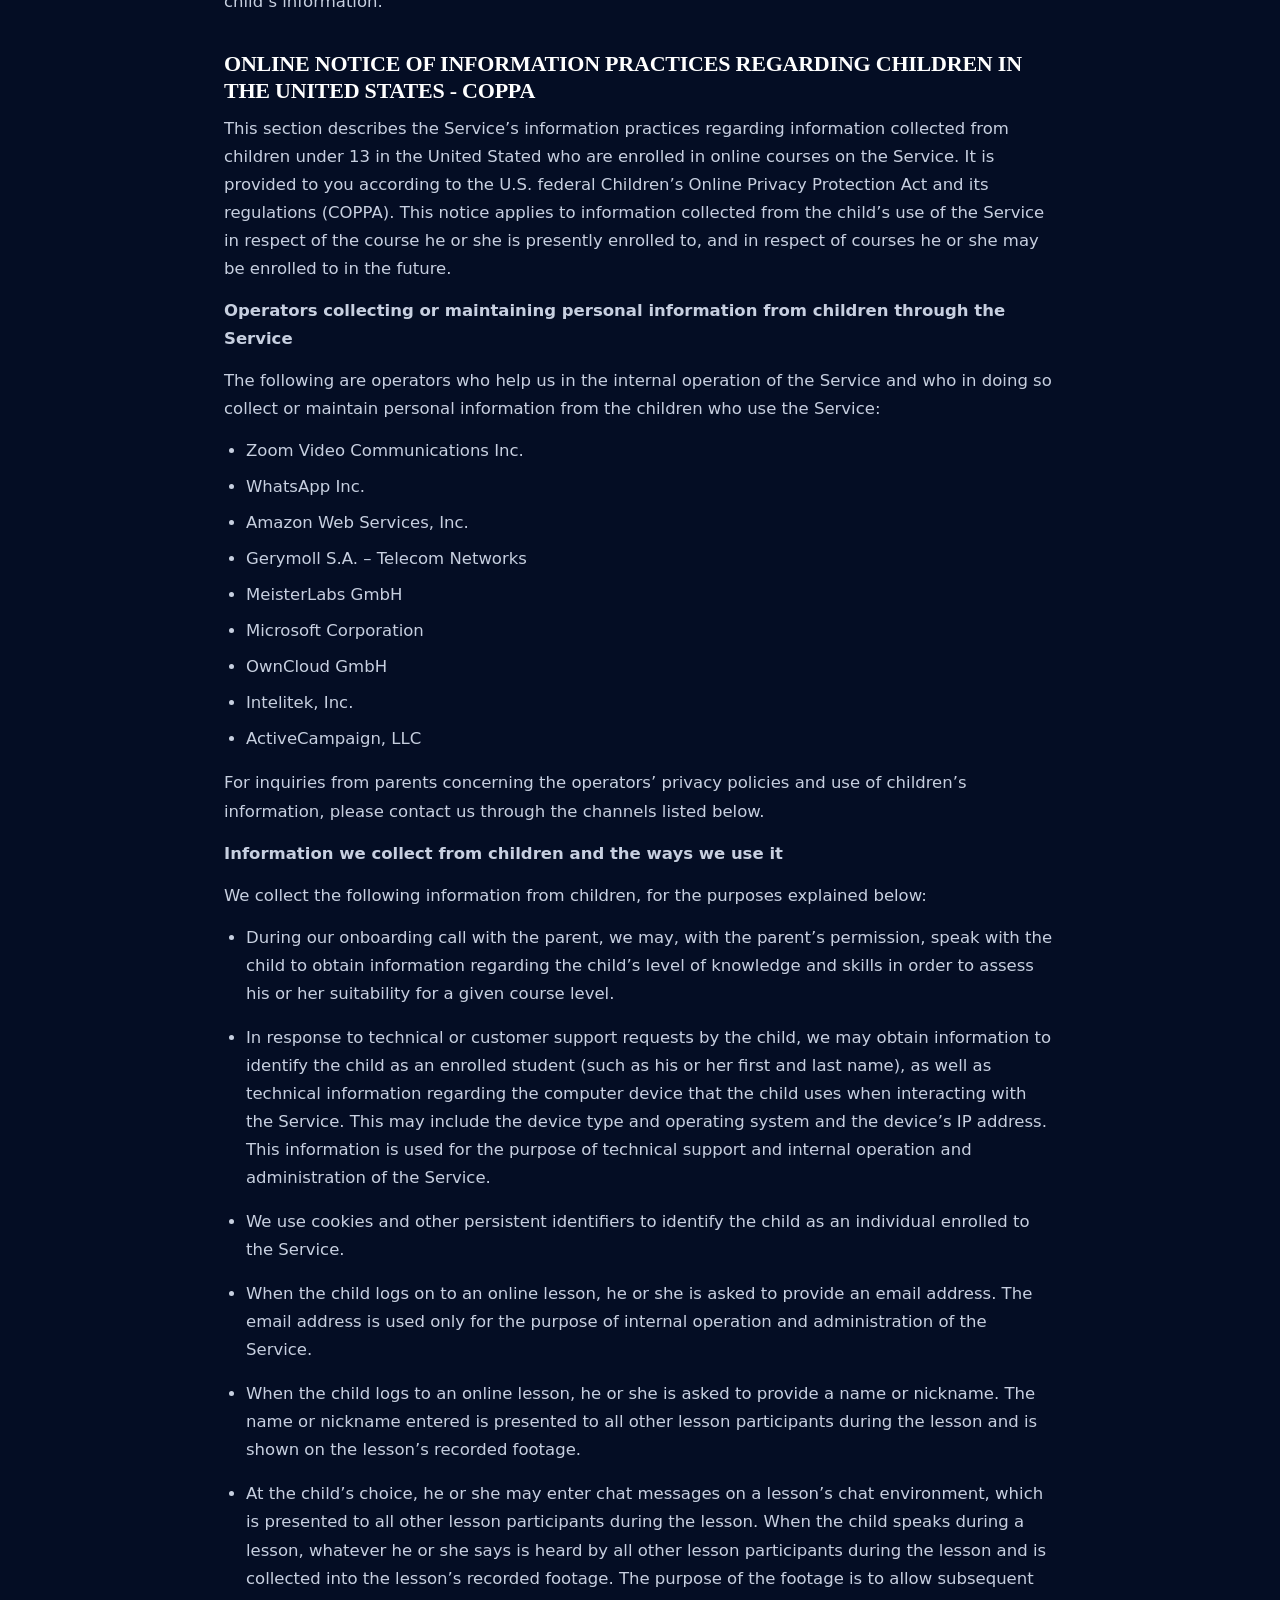
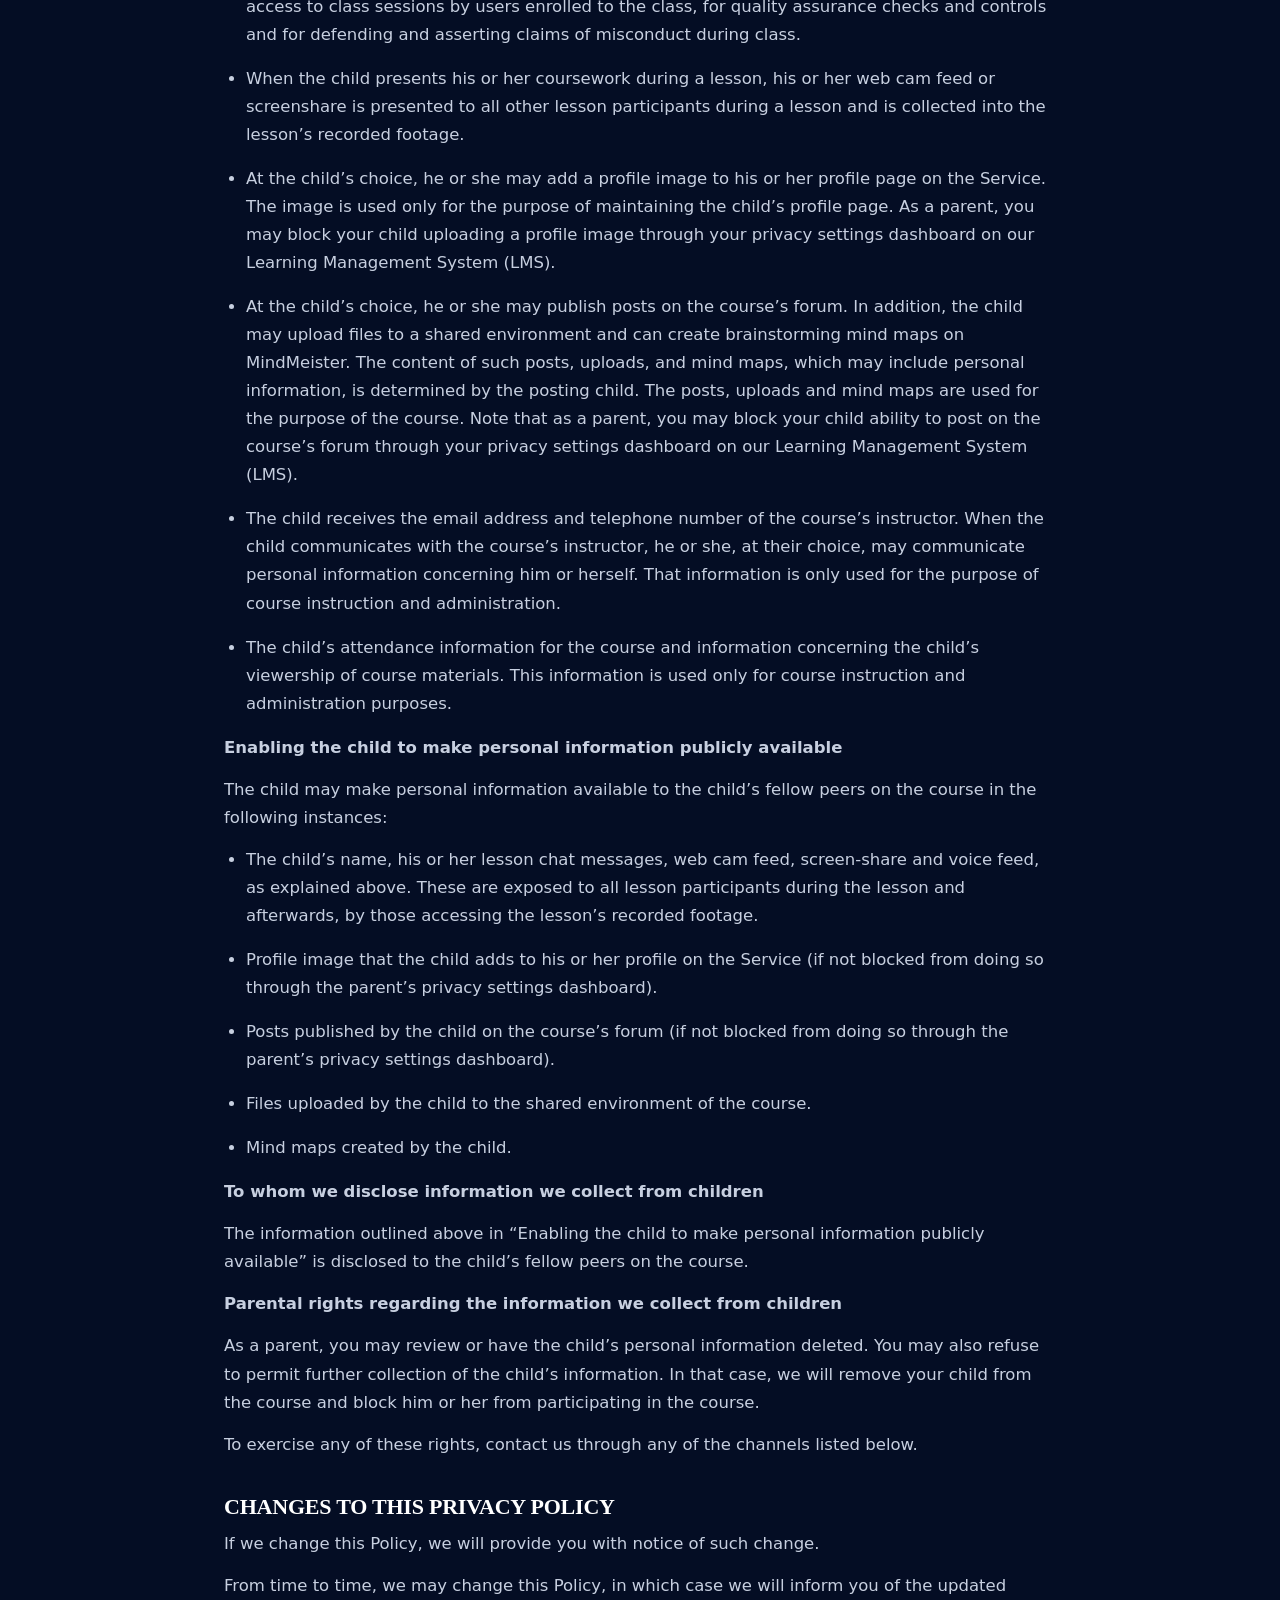
<file: privacy.html>
<!DOCTYPE html>
<html lang="en">
<head>
<meta charset="utf-8">
<meta name="viewport" content="width=device-width,initial-scale=1">
<title>Privacy Policy · Longevity Life Academy</title>
<meta name="description" content="Longevity Life Academy Privacy Policy — how we collect, use, share, retain and protect personal data across our websites and services.">
<meta name="robots" content="index,follow">
<link rel="canonical" href="/privacy.html">
<style>
*{box-sizing:border-box}html,body{margin:0;padding:0}
.pp-wrap{max-width:880px;margin:0 auto;padding:0 24px}
.pp-topbar{padding:18px 0;border-bottom:1px solid rgba(0,0,0,.08);background:#fff}
.pp-topbar .pp-wrap{display:flex;align-items:center;justify-content:space-between;gap:16px}
.pp-brand{font-weight:800;font-size:18px;letter-spacing:.02em;text-decoration:none;color:#0b0b0b}
.pp-back{font-size:14px;text-decoration:none;color:#555}
.pp-back:hover{color:#000}
.pp-main{padding:44px 0 80px}
.pp-main h1{font-size:44px;line-height:1.05;margin:0 0 6px;letter-spacing:-.02em}
.pp-meta{color:#666;font-size:14px;margin:0 0 28px}
.pp-body{font-size:16.5px;line-height:1.7;color:#181818}
.pp-body h2{font-size:22px;line-height:1.25;margin:34px 0 10px;letter-spacing:-.01em}
.pp-body p{margin:0 0 14px}
.pp-body ul{margin:0 0 16px 22px;padding:0}
.pp-body li{margin:0 0 8px}
.pp-body a{color:#0a58ff;text-decoration:underline}
.pp-body strong{font-weight:700}
@media (max-width:640px){.pp-main h1{font-size:34px}.pp-body{font-size:16px}}

body{background:#040D24;color:#E8F0FF;font-family:'Inter',system-ui,-apple-system,Segoe UI,Roboto,sans-serif}
.pp-topbar{background:linear-gradient(180deg,#071A3D,#040D24);border-bottom:1px solid rgba(125,229,255,.14)}
.pp-brand{color:#fff}
.pp-back{color:rgba(232,240,255,.72)}.pp-back:hover{color:#7DE5FF}
.pp-main h1{font-family:'Playfair Display',Georgia,serif;color:#fff}
.pp-meta{color:rgba(232,240,255,.6)}
.pp-body{color:rgba(232,240,255,.86)}
.pp-body h2{color:#fff;font-family:'Playfair Display',Georgia,serif}
.pp-body a{color:#7DE5FF}
.pp-footer{padding:28px 0;border-top:1px solid rgba(125,229,255,.14);color:rgba(232,240,255,.6);font-size:14px}
.pp-footer .pp-wrap{display:flex;justify-content:space-between;gap:16px;flex-wrap:wrap}
.pp-footer a{color:rgba(232,240,255,.8);text-decoration:none}.pp-footer a:hover{color:#7DE5FF}
</style>
</head>
<body>
<header class="pp-topbar"><div class="pp-wrap"><a class="pp-brand" href="/">Longevity Life Academy</a><a class="pp-back" href="/">← Back to site</a></div></header>
<main class="pp-main"><div class="pp-wrap">
<h1>Privacy Policy</h1>
<p class="pp-meta">Last Update: September 1, 2025</p>
<article class="pp-body">
<p>Welcome to eTeacher, a virtual school that offers a variety of online courses (the “<strong>Service</strong>”). The Service is owned and operated by eTeacher Ltd., eTeacher EU Limited, eTeacher INC., Israel Bible Center Corporation, Israel Bible Institute Ltd. (“<strong>we</strong>”, “<strong>us</strong>”, “<strong>our</strong>”, “<strong>eTeacher</strong>”, the “<strong>Company</strong>”).</p>
<p>This Privacy Policy (the “<strong>Policy</strong>”) explains the privacy practices for our Service and our various websites (all together, the “<strong>Website</strong>”). It also describes the rights and options available to you with respect to your information.</p>
<p><strong>TABLE OF CONTENTS</strong></p>
<p>PERSONAL DATA WE COLLECT AND PROCESS</p>
<p>HOW WE PROCESS AND USE PERSONAL DATA</p>
<p>WHEN AND HOW WE SHARE PERSONAL DATA WITH OTHERS</p>
<p>THIRD-PARTY LINKS</p>
<p>COOKIES</p>
<p>INTERNATIONAL DATA TRANSFERS</p>
<p>SECURITY AND DATA RETENTION</p>
<p>ADDITIONAL INFORMATION FOR USERS IN THE EUROPEAN ECONOMIC AREA</p>
<p>YOUR EU RIGHTS IN THE EUROPEAN ECONOMIC AREA</p>
<p>ONLINE NOTICE REGARDING CHILDREN IN THE UNITED STATES – COPPA</p>
<p>CHANGES TO THIS PRIVACY POLICY</p>
<p>CONTACT US</p>
<h2>PERSONAL DATA WE COLLECT AND PROCESS</h2>
<p><strong>We collect information you provide us on an inquiry or upon your registration to a course.</strong></p>
<p><strong>Contact Form Information</strong>. When you submit an inquiry about the Service through our Website or on a landing page that you were directed to from an online ad, you will be asked to provide us with your contact information, such as your name, email address, phone number and age. We also automatically collect digital information related to the online ad and the landing page you interacted with, including IP address (and the general location corresponding to the address), information about the ad campaign you were presented, the pages you visited on the Websites and your browser and device type.</p>
<p><strong>Registration Information</strong>. The Service is available to registered users only. Registering to the Service is performed with a representative through our sales call-center. We record your conversations with our sales call-center. Our representative will ask you to provide your contact information as well as additional information, such as your child’s name (for registration of minors), school, class, gender, date of birth, place of birth, spoken languages, desired courses, computer device technical information, learning level assessment information (via phone questions), billing information, and days and times of availability. We may also keep records of every request or inquiry you refer to us regarding the Service.</p>
<p><strong>You may enrich your student profile with a description of your personal interests and links to your online profiles on social networks. You also may participate in class forum discussions.</strong></p>
<p><strong>LMS Profile and Course Forums</strong>. We operate a Learning Management System (LMS) platform that organizes your user account and course information for you. Within the LMS, you may also choose to voluntarily provide a free-text description of your personal interests and links to your online profiles on social networks for your public profile. You may also post your questions and opinions on the class’s online forum and participate in forum discussions with your classmates.</p>
<p>You do not have a legal obligation to provide us with the information mentioned above. However, if you do not provide us with certain information, we may not be able to respond to your inquiry or provide you our Services.</p>
<p><strong>We will collect information relating to your achievements and participation in the courses you are enrolled to.</strong></p>
<p><strong>Course Information.</strong> Throughout your participation in the courses to which you are enrolled, we will collect information such as attendance and absences from class, metrics of student participation in classes, instructor feedback, notification preferences, your coursework and your achievements. If you are enrolled to a course in which we allocate a license to a course-related tool for you to use (e.g., a film-editing tool), we also will process the licensing information for the license assigned to you.</p>
<p><strong>We record the class sessions, with audio and visual video.</strong></p>
<p><strong>Class Recordings.</strong> We also video-record our classes. This records the audio and visual video of the instructor and the course participants.</p>
<p><strong>We collect your filmed or textual feedback if you choose to provide it.</strong></p>
<p><strong>Feedback.</strong> If you are a student in one of our courses, then depending on the level of your engagement in the course or the recommendation of the instructor, we may contact you (and in the case of a child, contact their parent) by telephone to tell you about the possibility of providing a filmed review for eTeacher. If you agree, we will collect the filmed review from you.</p>
<p>Alternatively, we may send you an email suggesting that you provide a written review on certain external websites or on one of the eTeacher websites.</p>
<p>In the event of a review from a minor student, written parental consent will be obtained.</p>
<p><strong>We may receive your contact information from a prospective customer that you are acquainted with.</strong></p>
<p><strong>Referrals.</strong> When we speak with a prospective customer, we sometimes ask them about acquaintances that they can refer us to, who they believe may be interested in our Service. We then receive the contact information of prospective customers.</p>
<p><strong>We collect information relating to your use of the Service and your interaction with us, as well as your responses to polls and surveys on the Website and the Service.</strong></p>
<p><strong>Analytics and Surveys.</strong> When you use the Service, when you are presented with or engage with one of our online marketing campaigns, and when you complete one of our online polls or surveys, we will record and collect certain information in relation to your use of the Service and your interactions with the Service, the campaigns and the polls or surveys including IP address (and the general location corresponding to the address), language settings, type of device and browser, and user ID.</p>
<p><strong>Self-Service Purchases / Checkout Information. </strong> When you purchase products or services through our websites, including through self-service checkout pages, we may collect and process information necessary to complete and administer your purchase. This may include your name, contact details, account or customer identifier, selected products or services, order history, billing information, payment-related information, transaction status, invoices, refunds, chargebacks, and related communications.</p>
<h2>HOW WE PROCESS AND USE PERSONAL DATA</h2>
<p><strong>To contact you following your request or inquiry</strong></p>
<p>We use the Contact Form Information to get in touch with you in response to your inquiry and to handle your inquiry. We also use the Contact Form Information to help us determine when we should get in touch with you.</p>
<p><strong>To operate and provide the Service, for course teaching, management and administration, for billing purposes and to prevent fraud.</strong></p>
<p>We use the Registration Information and Course Information to verify your identity and enable your access to the Service; for course teaching, management and administration; to charge you for the course fees; to operate the Service and provide you the e-learning course you enrolled to; and for the provision and delivery of any physical products you purchased from us.</p>
<p>We also use the Registration Information and Course Information to facilitate our internal managerial, archival, administrative and audit activities, and to help us prevent users’ fraudulent, abusive and unlawful uses of the Service.</p>
<p>We process LMS Profile and Course Forum to facilitate student interaction and discussions on course topics.</p>
<p><strong>To provide you customer support and send you administrative notifications.</strong></p>
<p>We use your Registration Information and Contact Information to provide you customer support, send you administrative reminders and notifications by email and SMS, and handle your inquiries effectively. <strong>SMS messages that include promotions or marketing content will only be sent if you have given us explicit opt-in consent.</strong></p>
<p><strong>Opt-Out: You may opt out of receiving SMS messages at any time by replying “STOP” to any SMS we send.</strong></p>
<p><strong>We use Class Recordings for subsequent access by users enrolled to the class, for quality control and defending and asserting claims on misconduct during class.</strong></p>
<p>We process Class Recordings to allow subsequent access to class sessions by users enrolled to the class, for quality assurance checks and controls and for defending and asserting claims of misconduct during class.</p>
<p><strong>We use Analytics and Surveys information to develop and enhance the Service. We also use it for business administration purposes.</strong></p>
<p>We use Analytics and Surveys information to understand how users interact with the Service so that we can further improve, develop and enhance it. We also use Analytics and Surveys information to adjust the Service and our email communications to users’ preferences. We will use this information to understand the market in which we operate in and for managerial reporting and business planning.</p>
<p><strong>We use Feedback to advertise and promote our Service and brand.</strong></p>
<p>We use Feedback Information for marketing and advertising purposes, to understand our customers’ preferences and improve user experience when using the Service. The Feedbacks are posted on YouTube, on our Website and on third party websites.</p>
<p><strong>We use Referrals to offer our Services to prospective customers. We use Registration Information to create a profile based on your past purchases and email marketing offers tailored to your interests.</strong></p>
<p>We use Registration Information to create a profile based on your past purchases, class presence, and interests, in order to then contact you by email with offers for our Services tailored to your interests.</p>
<p>We use Referrals to contact the prospective customers with offers for our Services.</p>
<p>We use <strong>Self-Service Purchases / Checkout Information</strong> to process and administer your order, provide access to the purchased products or services, process payments, verify transactions, prevent fraud and misuse, provide customer support, comply with tax, accounting and legal obligations, maintain business records, and, where permitted by law, offer you relevant additional products or services.</p>
<h2>WHEN AND HOW WE SHARE PERSONAL DATA WITH OTHERS</h2>
<p>We will not share your information with third parties, except in the events listed below or when you provide us your explicit and informed consent. No mobile information will be shared with third parties.</p>
<p><strong>We will share your information with our service providers helping us operate the Service.</strong></p>
<p>We may share your information with our service providers who assist us in operating our business and providing the Service to you, such as our marketing, customer support and sales, teaching instructors, and IT and billing vendors. These companies are authorized to use your personal information in this context only as necessary to provide these services to us and not for their own promotional purposes.</p>
<p><strong>LMS Profile, Course Forums and Class Recordings are shared with your classmates and course instructor.</strong></p>
<p>Your LMS Profile and Course Forum discussions are shared with and viewable by all users enrolled to the class as well as the course instructor.</p>
<p>Class Recordings are shared with and viewable by all users enrolled to the class as well as the instructor.</p>
<p>Class recordings may also be shared with course instructors for their training process.</p>
<p><strong>Feedbacks are shared with and viewable by anyone on the Internet.</strong></p>
<p>Your Feedbacks are posted on YouTube, on our Website and on third party websites, and thus are shared with and viewable by anyone on the Internet.</p>
<p><strong>We will use and share information if you violated any applicable law.</strong></p>
<p>If you violated any applicable law, we would use and share information we have about you with competent authorities and with third parties (such as legal counsels and advisors), for the purpose of handling the violation.</p>
<p><strong>We will share your information if we are legally required.</strong></p>
<p>We will share information we have about you if we are required to do so by a judicial, governmental or regulatory authority.</p>
<p><strong>We will use and share your information if necessary, to assert or defend against legal claims.</strong></p>
<p>eTeacher will use and share your information with relevant authorities and with third parties (such as legal counsels and advisors) if necessary, to defend against or assert legal claims, such as in case our terms of service were violated, or in case of misuse of our Service. We will share your information for the purpose of handling the claim, violation, misuse or breach.</p>
<p><strong>We will share your information if the operation of the Service is organized within a different framework.</strong></p>
<p>If the operation of the Service is organized within a different framework, or through another legal structure or entity (such as due to a merger or acquisition), provided that those entities agree to be bound by the provisions of this Policy, with reasonably necessary changes taken into consideration.</p>
<p>​​Payments may be processed by third-party payment service providers, such as Airwallex, Nuvei, or other payment processors we may use from time to time. These providers may process payment-related information as independent controllers or service providers, depending on the relevant processing activity and applicable law.​</p>
<h2>THIRD-PARTY LINKS</h2>
<p><strong>We are not liable for your use of third-party links accessible from our Website or Service.</strong></p>
<p>While visiting our Website or using the Service, you may be directed via hyperlinks or other means to third-party websites, services and online communities that are not affiliated with us such as Facebook, Twitter, YouTube etc. You may also share your diplomas and developed applications on such third-party platforms. Different rules may apply to the use or disclosure of your information by those third parties and you will be subject to the privacy customs and policies of such third parties. We do not control the privacy policies of third parties and recommend that you review such third parties’ privacy policies prior to sharing your information with them.</p>
<h2>COOKIES</h2>
<p><strong>We use cookies and other similar technologies</strong></p>
<p>Cookies are text files, comprised of small amount of data, that are saved on your computer or other device (e.g., smartphone, tablet, etc.) when you use the internet and visit various websites.</p>
<p>The information that the cookies maintain is read by the website you visit, like our Website. This happens during the session of your visit to the website and when you return to visit it again (these are called ‘persistent’ cookies).</p>
<p>We use cookies for a number of purposes, as briefly explained below:</p>
<p><strong>Necessary.</strong> Cookies that are strictly necessary for the functioning of the Service. The Service cannot operate properly without these cookies. You can set your device to block or alert you about these cookies, but some parts of the Service may not function properly.</p>
<p><strong>Features</strong>. Cookies that are used to support various features of the website, such as surveys and feedback form. These cookies are stored on your device for 365 days.</p>
<p><strong>Marketing.</strong> Cookies that help us track our online advertising campaigns and analyze our campaign performance in relation to website visitors. These cookies are stored on your device for up to 365 days.</p>
<p><strong>Statistics.</strong> Cookies that help us understand how you and other users interact with our website by collecting data that does not directly identify you. These cookies are stored on your device for up to 2 years.</p>
<p><strong>You can always delete or disable cookies</strong></p>
<p>You can always delete the cookies saved on your device through the settings of your computer browser or device. You can also disable cookies for future use through the settings of your computer browser or device.</p>
<h2>INTERNATIONAL DATA TRANSFERS</h2>
<p><strong>We may store and process information outside your territory. We will transfer information internationally in accordance with applicable data protection laws.</strong></p>
<p>Information we collect from you will be processed first and foremost in Israel, which is recognized by the European Commission as having adequate protection for personal data and in Europe. Your information will also be processed in Uruguay and the Palestinian Authority, where our sales and service call centers are located, in Saudi Arabia, South Africa and other jurisdictions in the world in which our sales representatives are located, and in the United States, where some of our sales representatives and many of our service providers are located.</p>
<p>If we transfer information about you to other jurisdictions, we will do so using adequate safeguards in accordance with the applicable law.</p>
<h2>SECURITY AND DATA RETENTION</h2>
<p><strong>We retain your personal information for the extended period we need to operate our business, and thereafter as needed for record-keeping purposes.</strong></p>
<p>We retain personal data for the duration needed to support our business activities and as required by the applicable laws in the countries in which we operate. Thereafter, we will continue to retain your personal information as necessary to comply with our legal obligations, resolve disputes, establish and defend legal claims and enforce our Terms of Service, this Policy and other agreements we have with our users.</p>
<p><strong>We implement measures to secure your Information.</strong></p>
<p>We implement certain measures to reduce the risks of damage, loss of information and unauthorized access or use of information. We implement security and organizational measures to reduce risks of denial of service, and unauthorized disclosure or change of information. We conduct security surveys, implement controls and educate our employees about privacy and cybersecurity risks and the ways to mitigate them. However, these measures do not provide absolute information security. Therefore, although efforts are made to secure your personal information, it is not guaranteed, and you cannot expect that the Service will be immune against or free from information security risks.</p>
<h2>ADDITIONAL INFORMATION FOR USERS IN THE EUROPEAN ECONOMIC AREA</h2>
<p><strong>eTeacher is the data controller of the personal data we collect in relation to the Service.</strong></p>
<p>eTeacher is the data controller for the purposes of the personal data we process through the Website and regarding the Service.</p>
<p>Our postal address is:</p>
<p>Eteacher Ltd</p>
<p>8 Ahliav Street</p>
<p>Ramat Gan, Israel, postal code: 5252261</p>
<p><strong>Our EU representative is RF PRIVACY MINDERS LTD. You may contact them by email at info@privacyminders.com.</strong></p>
<p>eTeacher has appointed an EU Representative based in Cyprus, who you may address if you are located in the European Economic Area to ask any questions about our processing of your personal data, including any requests to exercise your rights provided by the General Data Protection Regulation (EU) 2016/679. You can contact our EU Representative by email at info@privacyminders.com, or by postal mail to:</p>
<p>RF PRIVACY MINDERS LTD</p>
<p>33 Konstantinou Paleologou,</p>
<p>The Square, 2nd Floor,</p>
<p>CY-6036, Larnaca</p>
<p>P.O. Box 42364,</p>
<p>CY-6533 Larnaca,</p>
<p>Cyprus</p>
<p><strong>The legal bases under the GDPR for processing your personal data</strong></p>
<p>The legal basis for using the Contact Form Information to get in touch with you in response to your inquiry and to determine when we should get in touch with you, is our legitimate business interests in prioritizing and responding to inquiries.</p>
<p>The legal basis for processing the Registration Information and Course Information for course teaching, management and administration and for billing purposes is the performance of our contract with you for the provision for the e-learning course or other products sold to you, and steps necessary prior to entering into the contract.</p>
<p>The legal basis for processing the Registration Information and Course Information to facilitate our internal managerial, archival, administrative and audit activities, and to help us prevent users fraudulent, abusive and unlawful uses of the Service, is our legitimate business interests in managing and developing our Service and business and protecting them from fraud and other forms of misuse.</p>
<p>The legal basis for processing LMS Profile and Course Forum to facilitate student interaction and discussions on course topics is our legitimate interests in fostering an active and vibrant e-learning environment for students.</p>
<p>The legal basis for processing your Registration Information and Contact Information to provide you customer support, send you administrative reminders and notifications by email and SMS, and handle your inquiries effectively is our legitimate business interests in promoting your engagement with and active participation in the e-learning course and our legitimate business interests in responding to customer inquiries.</p>
<p>The legal basis for processing Class Recordings to allow subsequent access to class sessions by users enrolled to the class is our legitimate business interest in promoting the e-learning experience of all classmates by assisting classmates who wish to review the course content or make-up a missed class.</p>
<p>The legal basis for processing Class Recordings for class instructors’ training and quality assurance checks and controls is the legitimate interests of eTeacher in ensuring and enhancing the quality of the Service’s e-learning experience and the proficiency of the Service’s instructors.</p>
<p>The legal basis for processing Class Recordings for defending and asserting claims on misconduct during class is to protect the vital interests of the class participants and instructor, and for the legitimate interests of eTeacher in handling claims of misconduct during class.</p>
<p>The legal basis for collecting and processing Analytics Information is our legitimate interests in developing, improving and enhancing the Service and the Website.</p>
<p>The legal basis for collecting and processing Analytical and Surveys information is our legitimate interests in developing, improving and enhancing the Service and Website.</p>
<p>The legal basis for using Feedback is your explicit consent expressed when you voluntarily submit the Feedback.</p>
<p>The legal basis for processing Referrals is our legitimate interests in marketing and offering the Service to new prospective customers.</p>
<p>The legal basis for processing Registration Information to create a profile of your interests, in order to then contact you by email with offers for our Services tailored to your interests, is your explicit consent. If the user registered to the Service is a minor, we will seek their parent’s consent for this. You may revoke your consent at any time via the “Unsubscribe” link enclosed in each marketing communication you will receive from us.</p>
<p>The legal basis for using and sharing your information with authorities or third parties, for the purpose of handling violations of law or to assert or defend against legal claims such as in case our terms of service were violated, or in case of misuse of our Service, is our legitimate interests in protecting our business against violations, as well as protecting the vital interests of others.</p>
<p>The legal basis for sharing information we have about you if we are required to do so by a judicial, governmental or regulatory authority, is the legitimate interests of the authority that seeks the information, our legitimate interests in complying with mandatory legal requirements imposed on us, as well as the protection of the vital interests of others and our compliance with a legal obligation to which eTeacher is subject.</p>
<p>The legal basis for sharing your information in the event of a change in our corporate structure is our legitimate interests in our business continuity.​</p>
<p>Processing checkout, billing, and payment-related information is necessary for the performance of a contract with you, or to take steps at your request before entering into a contract. Certain payment, fraud-prevention, tax, accounting, and legal recordkeeping activities may also be processed based on our legitimate interests or legal obligations, as applicable.</p>
<h2>YOUR RIGHTS IN THE EUROPEAN ECONOMIC AREA</h2>
<p><strong>You have the right to access, update or delete your information, obtain a copy of your information, withdraw your consent and object or restrict certain data processing activities.</strong></p>
<p>If you are an individual in the EU you have the following rights under the GDPR, subject to the limitations that the GDPR attaches to these rights:</p>
<p><strong>Right to Access</strong> your personal information that we process and receive a copy of it.</p>
<p><strong>Right to Rectify</strong> inaccurate personal information we have concerning you and to have incomplete personal information completed.</p>
<p><strong>Right to Data Portability</strong>, that is, to receive the personal information that you provided to us, in a structured, commonly used and machine-readable format. You have the right to transmit this data to another service provider. Where technically feasible, you have the right that your personal information be transmitted directly from us to the service provider you designate.</p>
<p><strong>Right to Object</strong>, based on your particular situation, to using your personal information on the basis of our legitimate interest. However, we may override the objection if we demonstrate compelling legitimate grounds, or for the establishment, exercise or defense of legal claims. You may also object at any time to the use of your personal information for direct marketing purposes.</p>
<p><strong>Right to Restrict</strong> the processing of your personal information (except for storing it) if you contest its accuracy, for a period enabling us to verify its accuracy; if you believe that the processing is unlawful and you opposes the erasure of the personal information and requests instead to restrict its use; if we no longer need the personal information for the purposes outlined in this Policy, but you require it to establish, exercise or defense relating to legal claims, or if you object to processing, pending the verification whether our legitimate grounds for processing override yours.</p>
<p><strong>Right to be Forgotten</strong>. Under certain circumstances, such as when the personal information is no longer necessary for the purposes for which they were processed, you have the right to ask us to erase tour personal information. However, we may still process your personal information if it is necessary to comply with a legal obligation which we are subject to under laws in EU Member State, or for the establishment, exercise or defense of legal claims.</p>
<p>If the legal basis for processing your personal information is consent, you may <strong>withdraw your Consent</strong> at any time. If you do that, we will still process certain information on legal basis other than consent, as described in the Policy. Withdrawing your consent will not affect the lawfulness of data processing we carried out based on your consent before such withdrawal.</p>
<p>If you wish to exercise any of the abovementioned rights, contact us at Privacy@eteachergroup.com.</p>
<p>We reserve the right to ask for reasonable evidence to verify your identity before we provide you with information. Where we are not able to provide you with information that you have asked for, we will explain the reason why.</p>
<p><strong>You have a right to submit a complaint to the relevant supervisory data protection authority.</strong></p>
<p>Subject to applicable law, you have the right to lodge a complaint with your local data protection authority. If you are in the EU, then according to Article 77 of the GDPR, you can lodge a complaint to the supervisory authority, in particular in the Member State of your residence, place of work or of an alleged infringement of the GDPR. For a list of supervisory authorities in the EU, click here.</p>
<h2>MINORS</h2>
<p><strong>You must be at least 18 years of age or have parental consent to use the Service.</strong></p>
<p>The Service includes courses that are intended for children under 18. If a child under 18 wishes to register for the Service, we will require parental consent for the collection and processing of the child’s information.</p>
<h2>ONLINE NOTICE OF INFORMATION PRACTICES REGARDING CHILDREN IN THE UNITED STATES - COPPA</h2>
<p>This section describes the Service’s information practices regarding information collected from children under 13 in the United Stated who are enrolled in online courses on the Service. It is provided to you according to the U.S. federal Children’s Online Privacy Protection Act and its regulations (COPPA). This notice applies to information collected from the child’s use of the Service in respect of the course he or she is presently enrolled to, and in respect of courses he or she may be enrolled to in the future.</p>
<p><strong>Operators collecting or maintaining personal information from children through the Service</strong></p>
<p>The following are operators who help us in the internal operation of the Service and who in doing so collect or maintain personal information from the children who use the Service:</p>
<ul>
<li>Zoom Video Communications Inc.</li>
<li>WhatsApp Inc.</li>
<li>Amazon Web Services, Inc.</li>
<li>Gerymoll S.A. – Telecom Networks</li>
<li>MeisterLabs GmbH</li>
<li>Microsoft Corporation</li>
<li>OwnCloud GmbH</li>
<li>Intelitek, Inc.</li>
<li>ActiveCampaign, LLC</li>
</ul>
<p>For inquiries from parents concerning the operators’ privacy policies and use of children’s information, please contact us through the channels listed below.</p>
<p><strong>Information we collect from children and the ways we use it</strong></p>
<p>We collect the following information from children, for the purposes explained below:</p>
<ul>
<li>During our onboarding call with the parent, we may, with the parent’s permission, speak with the child to obtain information regarding the child’s level of knowledge and skills in order to assess his or her suitability for a given course level.</li>
</ul>
<ul>
<li>In response to technical or customer support requests by the child, we may obtain information to identify the child as an enrolled student (such as his or her first and last name), as well as technical information regarding the computer device that the child uses when interacting with the Service. This may include the device type and operating system and the device’s IP address. This information is used for the purpose of technical support and internal operation and administration of the Service.</li>
</ul>
<ul>
<li>We use cookies and other persistent identifiers to identify the child as an individual enrolled to the Service.</li>
</ul>
<ul>
<li>When the child logs on to an online lesson, he or she is asked to provide an email address. The email address is used only for the purpose of internal operation and administration of the Service.</li>
</ul>
<ul>
<li>When the child logs to an online lesson, he or she is asked to provide a name or nickname. The name or nickname entered is presented to all other lesson participants during the lesson and is shown on the lesson’s recorded footage.</li>
</ul>
<ul>
<li>At the child’s choice, he or she may enter chat messages on a lesson’s chat environment, which is presented to all other lesson participants during the lesson. When the child speaks during a lesson, whatever he or she says is heard by all other lesson participants during the lesson and is collected into the lesson’s recorded footage. The purpose of the footage is to allow subsequent access to class sessions by users enrolled to the class, for quality assurance checks and controls and for defending and asserting claims of misconduct during class.</li>
</ul>
<ul>
<li>When the child presents his or her coursework during a lesson, his or her web cam feed or screenshare is presented to all other lesson participants during a lesson and is collected into the lesson’s recorded footage.</li>
</ul>
<ul>
<li>At the child’s choice, he or she may add a profile image to his or her profile page on the Service. The image is used only for the purpose of maintaining the child’s profile page. As a parent, you may block your child uploading a profile image through your privacy settings dashboard on our Learning Management System (LMS).</li>
</ul>
<ul>
<li>At the child’s choice, he or she may publish posts on the course’s forum. In addition, the child may upload files to a shared environment and can create brainstorming mind maps on MindMeister. The content of such posts, uploads, and mind maps, which may include personal information, is determined by the posting child. The posts, uploads and mind maps are used for the purpose of the course. Note that as a parent, you may block your child ability to post on the course’s forum through your privacy settings dashboard on our Learning Management System (LMS).</li>
</ul>
<ul>
<li>The child receives the email address and telephone number of the course’s instructor. When the child communicates with the course’s instructor, he or she, at their choice, may communicate personal information concerning him or herself. That information is only used for the purpose of course instruction and administration.</li>
</ul>
<ul>
<li>The child’s attendance information for the course and information concerning the child’s viewership of course materials. This information is used only for course instruction and administration purposes.</li>
</ul>
<p><strong>Enabling the child to make personal information publicly available</strong></p>
<p>The child may make personal information available to the child’s fellow peers on the course in the following instances:</p>
<ul>
<li>The child’s name, his or her lesson chat messages, web cam feed, screen-share and voice feed, as explained above. These are exposed to all lesson participants during the lesson and afterwards, by those accessing the lesson’s recorded footage.</li>
</ul>
<ul>
<li>Profile image that the child adds to his or her profile on the Service (if not blocked from doing so through the parent’s privacy settings dashboard).</li>
</ul>
<ul>
<li>Posts published by the child on the course’s forum (if not blocked from doing so through the parent’s privacy settings dashboard).</li>
</ul>
<ul>
<li>Files uploaded by the child to the shared environment of the course.</li>
</ul>
<ul>
<li>Mind maps created by the child.</li>
</ul>
<p><strong>To whom we disclose information we collect from children</strong></p>
<p>The information outlined above in “Enabling the child to make personal information publicly available” is disclosed to the child’s fellow peers on the course.</p>
<p><strong>Parental rights regarding the information we collect from children</strong></p>
<p>As a parent, you may review or have the child’s personal information deleted. You may also refuse to permit further collection of the child’s information. In that case, we will remove your child from the course and block him or her from participating in the course.</p>
<p>To exercise any of these rights, contact us through any of the channels listed below.</p>
<h2>CHANGES TO THIS PRIVACY POLICY</h2>
<p>If we change this Policy, we will provide you with notice of such change.</p>
<p>From time to time, we may change this Policy, in which case we will inform you of the updated Policy through the Service’s interface or via the email address you provided us. The latest version of the Policy will always be accessible through the Website.</p>
<h2>CONTACT US</h2>
<p>Should you have any inquiries, complaints or suggestions, you may contact us at Privacy@eteachergroup.com or through any of the other channels listed at https://www.eteachergroup.com/contact-us/. We will do our best to respond in a timely manner.</p>
<p>Last Update: September 1, 2025.</p>
</article>
</div></main>

<footer class="pp-footer"><div class="pp-wrap">
<span>© Longevity Life Academy · eTeacher Group</span>
<span><a href="index.html">Home</a> · <a href="privacy.html">Privacy Policy</a> · <a href="mailto:Privacy@eteachergroup.com">Privacy@eteachergroup.com</a></span>
</div></footer>

</body></html>
</file>
